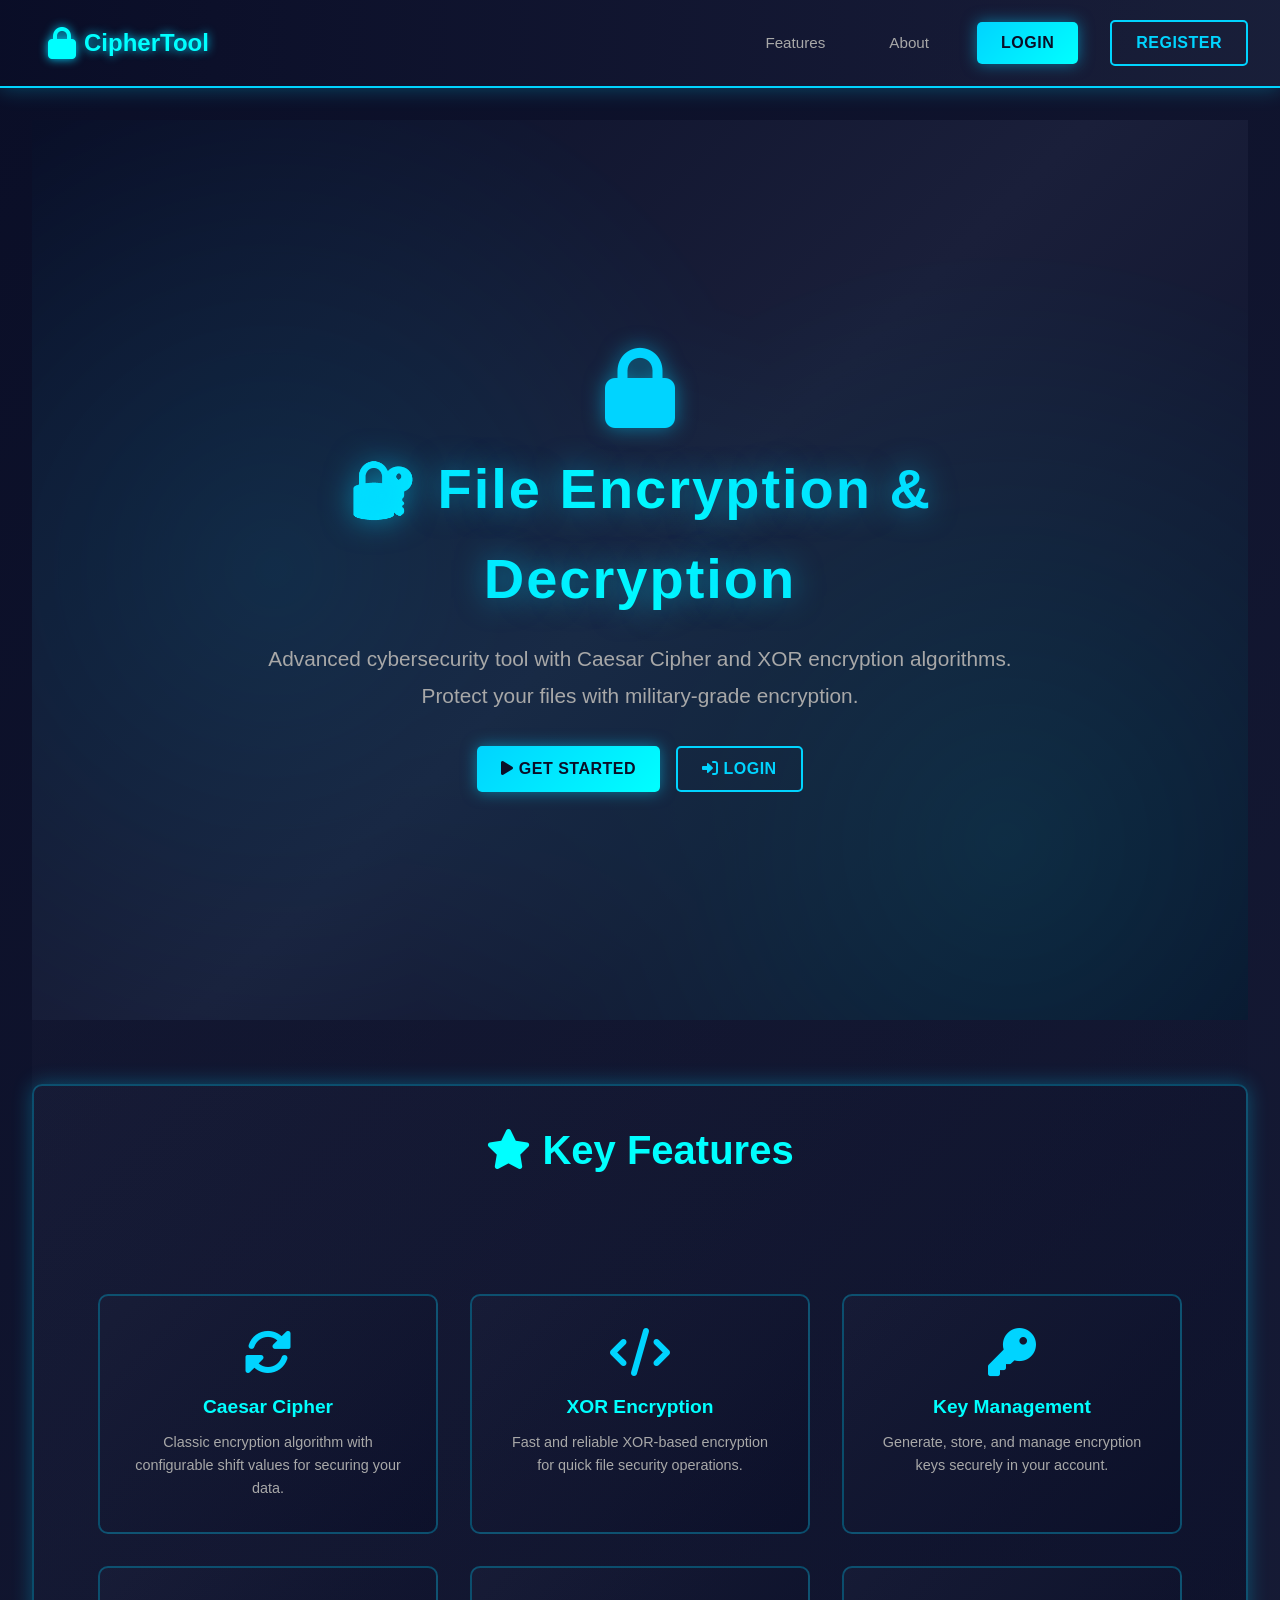
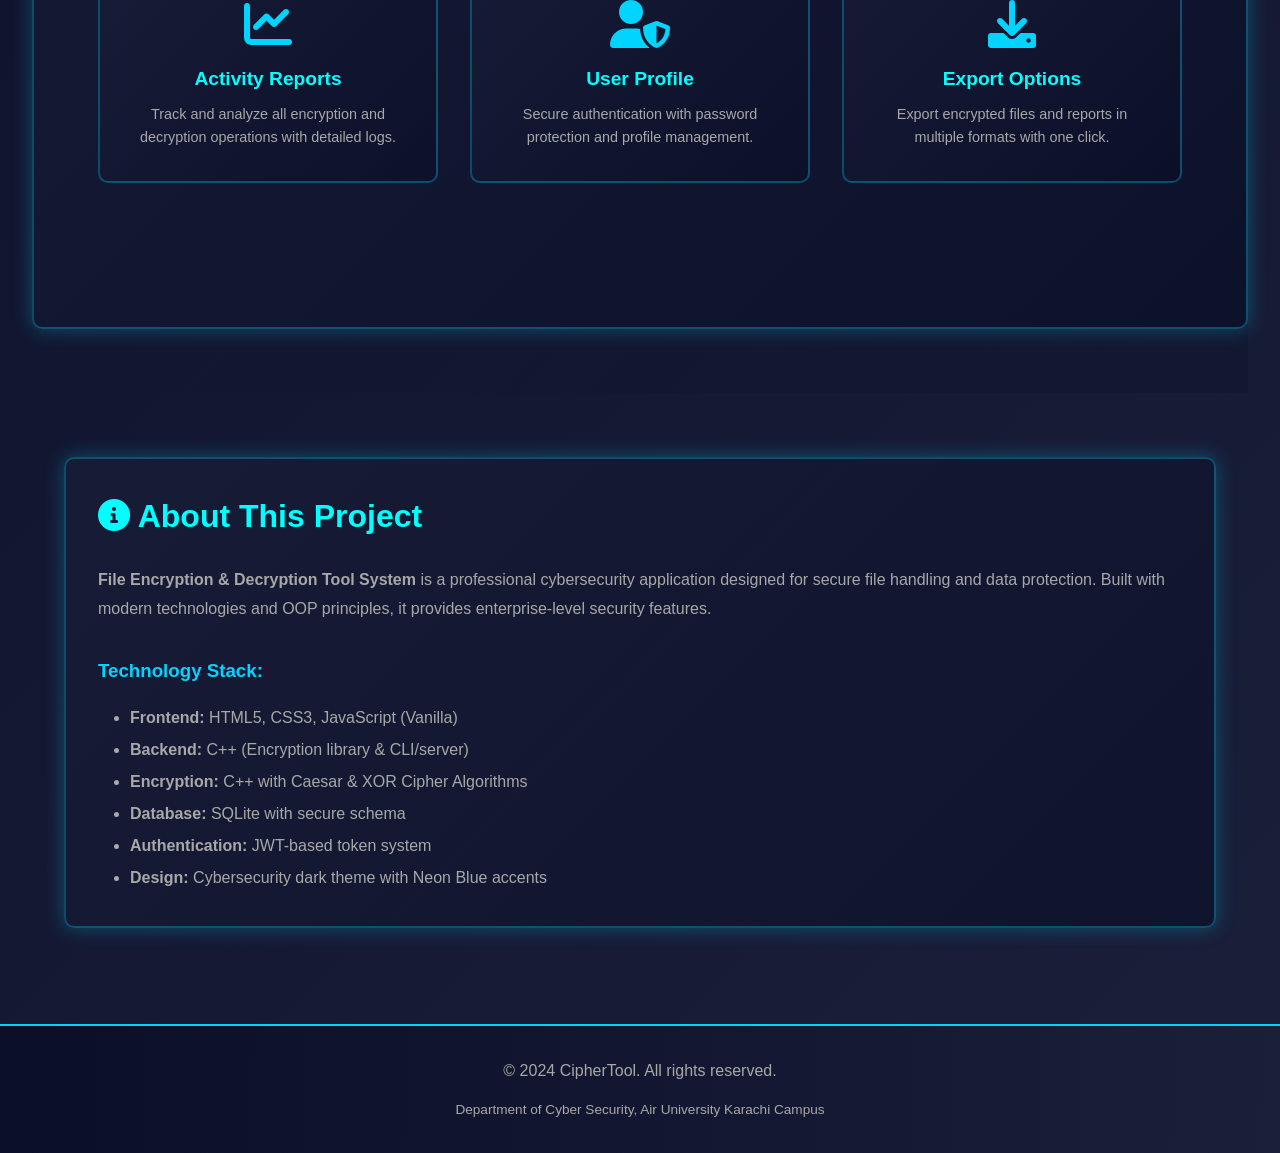
<file: frontend/index.html>
<!DOCTYPE html>
<html lang="en">
<head>
    <meta charset="UTF-8">
    <meta name="viewport" content="width=device-width, initial-scale=1.0">
    <title>CipherTool - Secure File Encryption & Decryption</title>
    <link rel="stylesheet" href="css/style.css">
    <link rel="stylesheet" href="https://cdnjs.cloudflare.com/ajax/libs/font-awesome/6.0.0/css/all.min.css">
    <style>
        .hero {
            min-height: 100vh;
            display: flex;
            align-items: center;
            justify-content: center;
            background: linear-gradient(135deg, #0a0e27 0%, #1a1f3a 50%, #0a0e27 100%);
            position: relative;
            overflow: hidden;
        }

        .hero-content {
            text-align: center;
            max-width: 800px;
            z-index: 1;
            animation: slideIn 1s ease-out;
        }

        .hero-title {
            font-size: 3.5rem;
            font-weight: 900;
            margin-bottom: 1rem;
            background: linear-gradient(90deg, #00d4ff, #00ffff, #00d4ff);
            -webkit-background-clip: text;
            -webkit-text-fill-color: transparent;
            text-shadow: 0 0 30px rgba(0, 212, 255, 0.5);
            letter-spacing: 2px;
        }

        .hero-subtitle {
            font-size: 1.3rem;
            color: #a8a8a8;
            margin-bottom: 2rem;
            line-height: 1.8;
        }

        .hero-buttons {
            display: flex;
            gap: 1rem;
            justify-content: center;
            flex-wrap: wrap;
        }

        .shield-icon {
            font-size: 5rem;
            margin-bottom: 1rem;
            color: #00d4ff;
            animation: float 3s ease-in-out infinite;
            text-shadow: 0 0 20px rgba(0, 212, 255, 0.5);
        }

        @keyframes float {
            0%, 100% { transform: translateY(0px); }
            50% { transform: translateY(-20px); }
        }

        .features {
            display: grid;
            grid-template-columns: repeat(auto-fit, minmax(250px, 1fr));
            gap: 2rem;
            margin: 4rem 0;
            padding: 3rem 2rem;
            max-width: 1200px;
            margin-left: auto;
            margin-right: auto;
        }

        .feature-card {
            background: linear-gradient(135deg, rgba(26, 31, 58, 0.6) 0%, rgba(10, 14, 39, 0.6) 100%);
            border: 2px solid rgba(0, 212, 255, 0.3);
            border-radius: 10px;
            padding: 2rem;
            text-align: center;
            transition: all 0.3s ease;
        }

        .feature-card:hover {
            transform: translateY(-10px);
            box-shadow: 0 0 30px rgba(0, 212, 255, 0.5);
            border-color: #00ffff;
        }

        .feature-icon {
            font-size: 3rem;
            color: #00d4ff;
            margin-bottom: 1rem;
        }

        .feature-title {
            color: #00ffff;
            font-size: 1.2rem;
            margin-bottom: 0.5rem;
        }

        .feature-desc {
            color: #a8a8a8;
            font-size: 0.9rem;
            line-height: 1.6;
        }

        footer {
            background: linear-gradient(90deg, rgba(10, 14, 39, 0.95) 0%, rgba(26, 31, 58, 0.95) 100%);
            border-top: 2px solid #00d4ff;
            padding: 2rem;
            text-align: center;
            color: #a8a8a8;
        }

        .animated-background {
            position: absolute;
            width: 100%;
            height: 100%;
            top: 0;
            left: 0;
            opacity: 0.1;
            background-image: 
                radial-gradient(circle at 20% 50%, #00d4ff 0%, transparent 50%),
                radial-gradient(circle at 80% 80%, #00ffff 0%, transparent 50%);
            animation: gradientShift 8s ease infinite;
        }

        @keyframes gradientShift {
            0%, 100% { transform: translate(0, 0); }
            50% { transform: translate(50px, 50px); }
        }
    </style>
</head>
<body>
    <header>
        <div class="header-content">
            <div class="logo" onclick="goHome()" title="Go to Dashboard" style="cursor:pointer;">
                <i class="fas fa-lock logo-icon"></i>
                <span>CipherTool</span>
            </div>
            <nav>
                <a href="#features">Features</a>
                <a href="#about">About</a>
                <button onclick="navigateTo('login')" class="btn btn-primary">Login</button>
                <button onclick="navigateTo('register')" class="btn btn-secondary">Register</button>
            </nav>
        </div>
    </header>

    <main>
        
        <section class="hero">
            <div class="animated-background"></div>
            <div class="hero-content">
                <i class="fas fa-lock hero-icon shield-icon"></i>
                <h1 class="hero-title">🔐 File Encryption & Decryption</h1>
                <p class="hero-subtitle">
                    Advanced cybersecurity tool with Caesar Cipher and XOR encryption algorithms.
                    Protect your files with military-grade encryption.
                </p>
                <div class="hero-buttons">
                    <button onclick="navigateTo('register')" class="btn btn-primary">
                        <i class="fas fa-play"></i> Get Started
                    </button>
                    <button onclick="navigateTo('login')" class="btn btn-secondary">
                        <i class="fas fa-sign-in-alt"></i> Login
                    </button>
                </div>
            </div>
        </section>

        
        <section id="features" style="background: linear-gradient(135deg, rgba(26, 31, 58, 0.3) 0%, rgba(10, 14, 39, 0.3) 100%); padding: 4rem 0;">
            <div class="container">
                <h2 style="text-align: center; color: #00ffff; font-size: 2.5rem; margin-bottom: 3rem;">
                    <i class="fas fa-star"></i> Key Features
                </h2>
                <div class="features">
                    <div class="feature-card">
                        <i class="fas fa-sync-alt feature-icon"></i>
                        <h3 class="feature-title">Caesar Cipher</h3>
                        <p class="feature-desc">Classic encryption algorithm with configurable shift values for securing your data.</p>
                    </div>
                    <div class="feature-card">
                        <i class="fas fa-code feature-icon"></i>
                        <h3 class="feature-title">XOR Encryption</h3>
                        <p class="feature-desc">Fast and reliable XOR-based encryption for quick file security operations.</p>
                    </div>
                    <div class="feature-card">
                        <i class="fas fa-key feature-icon"></i>
                        <h3 class="feature-title">Key Management</h3>
                        <p class="feature-desc">Generate, store, and manage encryption keys securely in your account.</p>
                    </div>
                    <div class="feature-card">
                        <i class="fas fa-chart-line feature-icon"></i>
                        <h3 class="feature-title">Activity Reports</h3>
                        <p class="feature-desc">Track and analyze all encryption and decryption operations with detailed logs.</p>
                    </div>
                    <div class="feature-card">
                        <i class="fas fa-user-shield feature-icon"></i>
                        <h3 class="feature-title">User Profile</h3>
                        <p class="feature-desc">Secure authentication with password protection and profile management.</p>
                    </div>
                    <div class="feature-card">
                        <i class="fas fa-download feature-icon"></i>
                        <h3 class="feature-title">Export Options</h3>
                        <p class="feature-desc">Export encrypted files and reports in multiple formats with one click.</p>
                    </div>
                </div>
            </div>
        </section>

        
        <section id="about" style="padding: 4rem 2rem;">
            <div class="container">
                <h2 style="color: #00ffff; font-size: 2rem; margin-bottom: 1.5rem;">
                    <i class="fas fa-info-circle"></i> About This Project
                </h2>
                <p style="color: #a8a8a8; line-height: 1.8; margin-bottom: 1rem;">
                    <strong>File Encryption & Decryption Tool System</strong> is a professional cybersecurity application
                    designed for secure file handling and data protection. Built with modern technologies and OOP principles,
                    it provides enterprise-level security features.
                </p>
                <h3 style="color: #00d4ff; margin-top: 2rem; margin-bottom: 1rem;">Technology Stack:</h3>
                <ul style="color: #a8a8a8; margin-left: 2rem; line-height: 2;">
                    <li><strong>Frontend:</strong> HTML5, CSS3, JavaScript (Vanilla)</li>
                    <li><strong>Backend:</strong> C++ (Encryption library & CLI/server)</li>
                    <li><strong>Encryption:</strong> C++ with Caesar & XOR Cipher Algorithms</li>
                    <li><strong>Database:</strong> SQLite with secure schema</li>
                    <li><strong>Authentication:</strong> JWT-based token system</li>
                    <li><strong>Design:</strong> Cybersecurity dark theme with Neon Blue accents</li>
                </ul>
            </div>
        </section>
    </main>

    
    <footer>
        <p>&copy; 2024 CipherTool. All rights reserved.</p>
        <p style="margin-top: 1rem; font-size: 0.85rem;">
            Department of Cyber Security, Air University Karachi Campus
        </p>
    </footer>

    <div id="alertContainer"></div>
    <script src="js/app.js"></script>
</body>
</html>
</file>
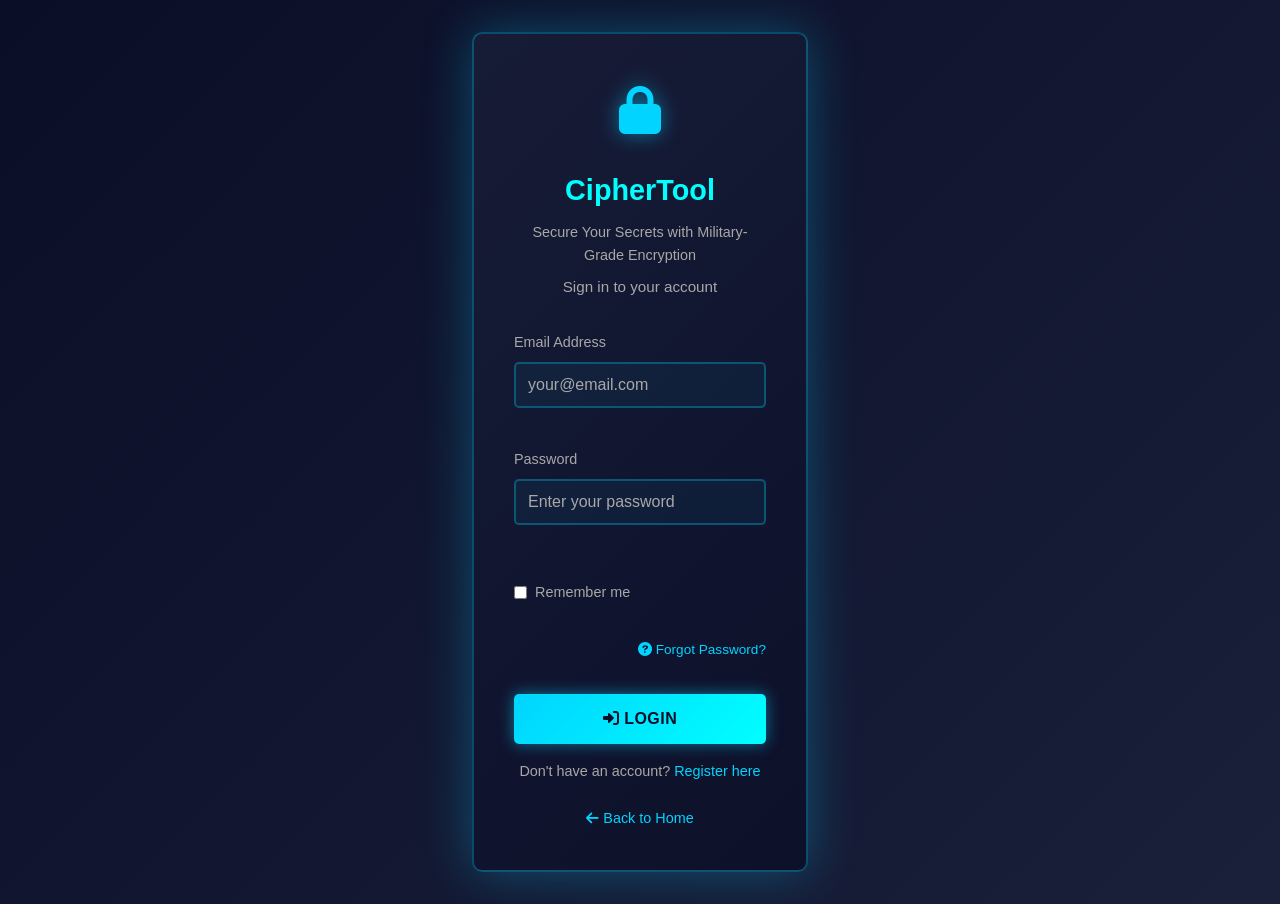
<file: frontend/dashboard.html>
<!DOCTYPE html>
<html lang="en">
<head>
    <meta charset="UTF-8">
    <meta name="viewport" content="width=device-width, initial-scale=1.0">
    <title>Dashboard - CipherTool</title>
    <link rel="stylesheet" href="css/style.css">
    <link rel="stylesheet" href="https://cdnjs.cloudflare.com/ajax/libs/font-awesome/6.0.0/css/all.min.css">
    <style>
        .dashboard-wrapper {
            display: flex;
            min-height: calc(100vh - 60px);
        }

        .sidebar {
            position: relative;
            top: 0;
            width: 250px;
            height: auto;
            min-height: 100vh;
        }

        main {
            flex: 1;
            padding: 2rem;
        }

        .dashboard-header {
            display: flex;
            justify-content: space-between;
            align-items: center;
            margin-bottom: 2rem;
        }

        .dashboard-title {
            color: #00ffff;
            font-size: 2rem;
            font-weight: 700;
        }

        .user-info {
            background: rgba(0, 212, 255, 0.1);
            border: 1px solid rgba(0, 212, 255, 0.3);
            border-radius: 5px;
            padding: 0.75rem 1rem;
            color: #a8a8a8;
            font-size: 0.9rem;
        }

        .stats-grid {
            display: grid;
            grid-template-columns: repeat(auto-fit, minmax(200px, 1fr));
            gap: 1.5rem;
            margin-bottom: 2rem;
            animation: fadeInUp 0.8s ease-out;
        }

        @keyframes fadeInUp {
            from { opacity: 0; transform: translateY(30px); }
            to { opacity: 1; transform: translateY(0); }
        }

        .stat-card {
            background: linear-gradient(135deg, rgba(0, 212, 255, 0.1) 0%, rgba(0, 255, 255, 0.05) 100%);
            border: 2px solid rgba(0, 212, 255, 0.3);
            border-radius: 8px;
            padding: 1.5rem;
            text-align: center;
            transition: all 0.4s cubic-bezier(0.4, 0, 0.2, 1);
        }

        .stat-card:hover {
            transform: translateY(-8px);
            box-shadow: 0 0 30px rgba(0, 212, 255, 0.5);
            border-color: #00ffff;
            background: linear-gradient(135deg, rgba(0, 212, 255, 0.2) 0%, rgba(0, 255, 255, 0.1) 100%);
        }

        .stat-icon {
            font-size: 2.5rem;
            color: #00d4ff;
            margin-bottom: 0.5rem;
        }

        .stat-label {
            color: #a8a8a8;
            font-size: 0.85rem;
            margin-bottom: 0.5rem;
        }

        .stat-value {
            color: #00ffff;
            font-size: 2rem;
            font-weight: bold;
        }

        .action-buttons {
            display: flex;
            gap: 1rem;
            margin-bottom: 2rem;
            flex-wrap: wrap;
        }

        .action-buttons .btn {
            flex: 1;
            min-width: 150px;
        }

        .timeline {
            background: linear-gradient(135deg, rgba(26, 31, 58, 0.6) 0%, rgba(10, 14, 39, 0.6) 100%);
            border: 2px solid rgba(0, 212, 255, 0.3);
            border-radius: 8px;
            padding: 2rem;
            margin-bottom: 2rem;
        }

        .timeline-title {
            color: #00ffff;
            font-size: 1.3rem;
            margin-bottom: 1.5rem;
            font-weight: 600;
        }

        .timeline-item {
            display: flex;
            gap: 1rem;
            margin-bottom: 1.5rem;
            padding-bottom: 1.5rem;
            border-bottom: 1px solid rgba(0, 212, 255, 0.2);
        }

        .timeline-item:last-child {
            border-bottom: none;
            margin-bottom: 0;
            padding-bottom: 0;
        }

        .timeline-dot {
            width: 12px;
            height: 12px;
            border-radius: 50%;
            background: #00d4ff;
            margin-top: 0.5rem;
            flex-shrink: 0;
            box-shadow: 0 0 10px rgba(0, 212, 255, 0.6);
        }

        .timeline-content {
            flex: 1;
        }

        .timeline-time {
            color: #00d4ff;
            font-size: 0.85rem;
            font-weight: 600;
        }

        .timeline-text {
            color: #a8a8a8;
            font-size: 0.95rem;
            margin-top: 0.3rem;
        }

        .hamburger {
            display: none;
            background: none;
            border: none;
            color: #00d4ff;
            font-size: 1.5rem;
            cursor: pointer;
        }

        @media (max-width: 768px) {
            .dashboard-wrapper {
                flex-direction: column;
            }

            .sidebar {
                width: 100%;
                border: none;
                border-bottom: 2px solid var(--accent-blue);
            }

            .hamburger {
                display: block;
            }

            main {
                padding: 1rem;
            }

            .stats-grid {
                grid-template-columns: 1fr 1fr;
            }

            .action-buttons {
                flex-direction: column;
            }

            .action-buttons .btn {
                width: 100%;
            }
        }
    </style>
</head>
<body>
    <header>
        <div class="header-content">
            <div class="logo" onclick="goHome()" title="Go to Dashboard" style="cursor: pointer;">
                <i class="fas fa-lock logo-icon"></i>
                <span>CipherTool</span>
            </div>
            <nav>
                <span id="userDisplay" style="color: #00d4ff;"></span>
                <button onclick="logout()" class="btn btn-secondary" style="font-size: 0.9rem; padding: 0.4rem 0.8rem;">
                    <i class="fas fa-sign-out-alt"></i> Logout
                </button>
            </nav>
        </div>
    </header>

    <div class="dashboard-wrapper">
        
        <aside class="sidebar">
            <ul class="sidebar-nav">
                <li><a href="dashboard.html" class="active"><i class="fas fa-chart-line"></i> Dashboard</a></li>
                <li><a href="encrypt.html"><i class="fas fa-lock"></i> Encrypt File</a></li>
                <li><a href="decrypt.html"><i class="fas fa-unlock"></i> Decrypt File</a></li>
                <li><a href="keys.html"><i class="fas fa-key"></i> Key Management</a></li>
                <li><a href="reports.html"><i class="fas fa-file-alt"></i> Reports</a></li>
                <li><a href="profile.html"><i class="fas fa-user"></i> Profile</a></li>
            </ul>
        </aside>

        <main>
            <div class="dashboard-header">
                <h1 class="dashboard-title"><i class="fas fa-home"></i> Dashboard</h1>
                <div class="user-info">
                    <i class="fas fa-clock"></i> <span id="currentTime"></span>
                </div>
            </div>

            
            <div class="stats-grid">
                <div class="stat-card">
                    <i class="fas fa-file stat-icon"></i>
                    <div class="stat-label">Total Files</div>
                    <div class="stat-value" id="totalFiles">0</div>
                </div>

                <div class="stat-card">
                    <i class="fas fa-lock stat-icon"></i>
                    <div class="stat-label">Encrypted Files</div>
                    <div class="stat-value" id="encryptedFiles">0</div>
                </div>

                <div class="stat-card">
                    <i class="fas fa-unlock stat-icon"></i>
                    <div class="stat-label">Decrypted Files</div>
                    <div class="stat-value" id="decryptedFiles">0</div>
                </div>

                <div class="stat-card">
                    <i class="fas fa-key stat-icon"></i>
                    <div class="stat-label">Active Keys</div>
                    <div class="stat-value" id="activeKeys">0</div>
                </div>
            </div>

            
            <div class="action-buttons">
                <button onclick="navigateTo('encrypt')" class="btn btn-primary">
                    <i class="fas fa-lock"></i> Encrypt File
                </button>
                <button onclick="navigateTo('decrypt')" class="btn btn-primary">
                    <i class="fas fa-unlock"></i> Decrypt File
                </button>
                <button onclick="navigateTo('keys')" class="btn btn-secondary">
                    <i class="fas fa-key"></i> Manage Keys
                </button>
                <button onclick="navigateTo('reports')" class="btn btn-secondary">
                    <i class="fas fa-chart-bar"></i> View Reports
                </button>
            </div>

            
            <div class="timeline">
                <h3 class="timeline-title"><i class="fas fa-history"></i> Recent Activity</h3>
                <div id="activityTimeline">
                    <div class="timeline-item">
                        <div class="timeline-dot"></div>
                        <div class="timeline-content">
                            <div class="timeline-time">Just now</div>
                            <div class="timeline-text">Welcome to your dashboard</div>
                        </div>
                    </div>
                </div>
            </div>

            
            <div class="container">
                <h3 style="color: #00ffff; margin-bottom: 1rem;">
                    <i class="fas fa-info-circle"></i> Quick Tips
                </h3>
                <ul style="color: #a8a8a8; line-height: 2;">
                    <li><strong>Generate Keys:</strong> Create encryption keys for Caesar Cipher and XOR algorithms</li>
                    <li><strong>Encrypt Files:</strong> Upload and encrypt your files using your preferred algorithm</li>
                    <li><strong>Decrypt Files:</strong> Decrypt previously encrypted files with the correct key</li>
                    <li><strong>View Reports:</strong> Check encryption history and export reports for analysis</li>
                    <li><strong>Manage Profile:</strong> Update your password and security settings</li>
                </ul>
            </div>
        </main>
    </div>

    <div id="alertContainer"></div>
    <script src="js/app.js"></script>
    <script>
        if (!isAuthenticated()) {
            window.location.href = 'login.html';
        }

        function updateTime() {
            const now = new Date();
            document.getElementById('currentTime').textContent = now.toLocaleTimeString();
        }
        setInterval(updateTime, 1000);
        updateTime();

        async function loadDashboard() {
            try {
                const stats = getDashboardStats();
                document.getElementById('activeKeys').textContent = stats.activeKeys || 0;
                document.getElementById('totalFiles').textContent = stats.totalFiles || 0;
                document.getElementById('encryptedFiles').textContent = stats.encryptedFiles || 0;
                document.getElementById('decryptedFiles').textContent = stats.decryptedFiles || 0;
            } catch (error) {
                console.error('Dashboard load error:', error);
            }
        }

        loadDashboard();
        setInterval(loadDashboard, 5000);
    </script>
</body>
</html>
</file>
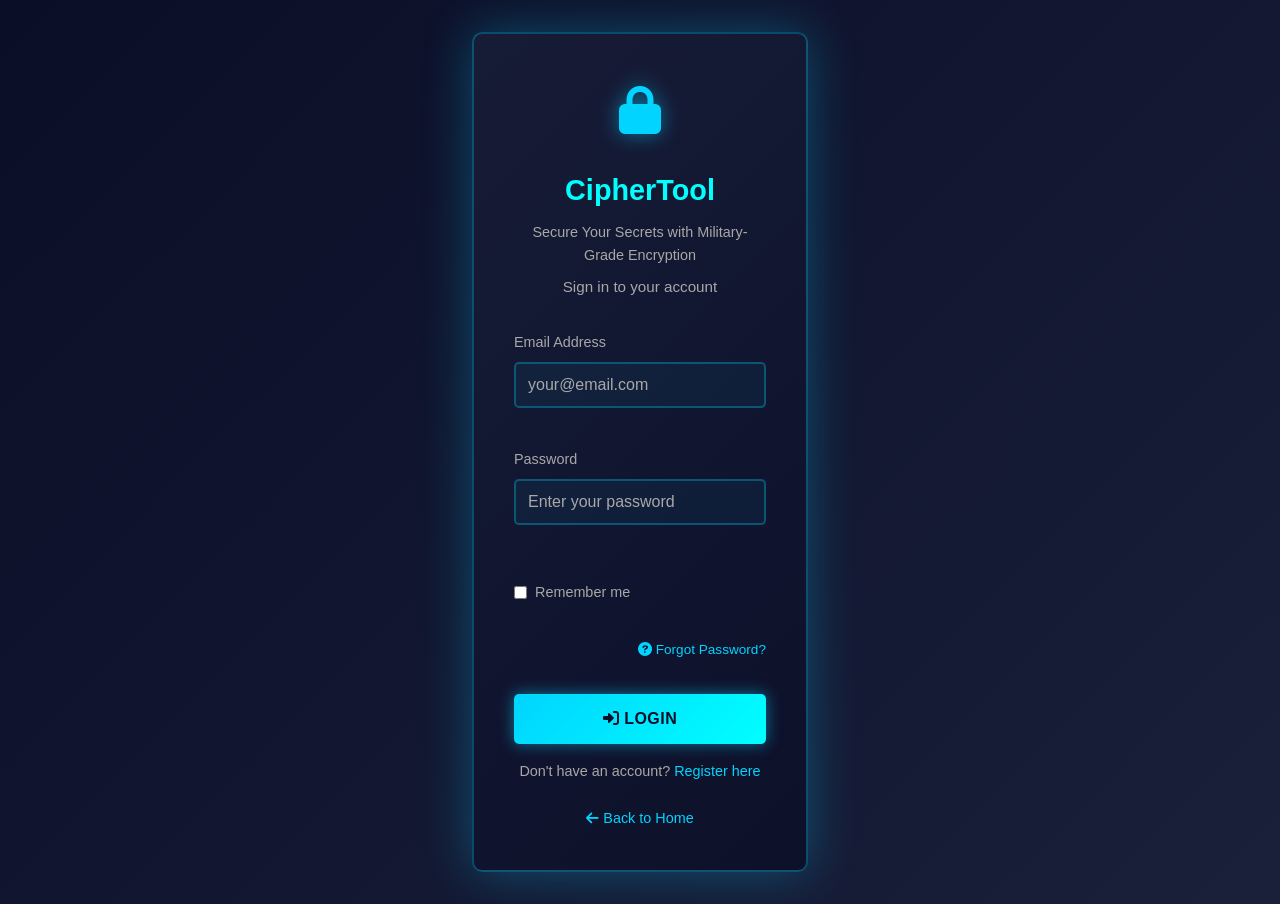
<file: frontend/decrypt.html>
<!DOCTYPE html>
<html lang="en">
<head>
    <meta charset="UTF-8">
    <meta name="viewport" content="width=device-width, initial-scale=1.0">
    <title>Decrypt - CipherTool</title>
    <link rel="stylesheet" href="css/style.css">
    <link rel="stylesheet" href="https://cdnjs.cloudflare.com/ajax/libs/font-awesome/6.0.0/css/all.min.css">
</head>
<body>
    <header>
        <div class="header-content">
            <div class="logo" onclick="goHome()" title="Go to Dashboard">
                <i class="fas fa-lock logo-icon"></i>
                <span>CipherTool</span>
            </div>
            <nav>
                <button onclick="navigateTo('dashboard')" class="btn btn-secondary">Dashboard</button>
                <button onclick="logout()" class="btn btn-secondary">Logout</button>
            </nav>
        </div>
    </header>

    <main>
        <div class="container">
            <h1 style="color: #00ffff; margin-bottom: 2rem; font-size: 2rem;">
                <i class="fas fa-unlock"></i> Decrypt Files
            </h1>

            <div class="card">
                <h2 style="color: #00ffff; margin-bottom: 1.5rem; font-size: 1.3rem;">
                    <i class="fas fa-file-upload"></i> Upload Encrypted File
                </h2>

                <form id="decryptForm" style="display: flex; flex-direction: column; gap: 1.5rem;">
                    <div class="form-group">
                        <label for="encryptedFile">Encrypted File</label>
                        <input type="file" id="encryptedFile" required>
                        <small style="color: #a8a8a8; margin-top: 0.5rem; display: block;">
                            Select the encrypted file you want to decrypt
                        </small>
                    </div>

                    <div class="form-group">
                        <label for="algorithm">Encryption Algorithm</label>
                        <select id="algorithm" required>
                            <option value="">-- Select Algorithm --</option>
                            <option value="caesar">Caesar Cipher</option>
                            <option value="xor">XOR Cipher</option>
                        </select>
                    </div>

                    <div class="form-group">
                        <label for="decryptionKey">Decryption Key</label>
                        <input type="text" id="decryptionKey" placeholder="Enter your decryption key" required>
                        <small style="color: #a8a8a8; margin-top: 0.5rem; display: block;">
                            Use the same key that was used for encryption
                        </small>
                    </div>

                    <button type="submit" class="btn btn-primary">
                        <i class="fas fa-unlock"></i> Decrypt File
                    </button>
                </form>
            </div>

            <div class="card" style="margin-top: 2rem;">
                <h2 style="color: #00ffff; margin-bottom: 1.5rem; font-size: 1.3rem;">
                    <i class="fas fa-file-download"></i> Decrypted Output
                </h2>

                <div id="decryptedOutput" style="background: rgba(0, 212, 255, 0.05); border: 1px solid rgba(0, 212, 255, 0.3); border-radius: 5px; padding: 1rem; font-family: 'Courier New', monospace; word-break: break-all; max-height: 300px; overflow-y: auto; color: #00d4ff; font-size: 0.9rem;">
                    Decrypted content will appear here...
                </div>

                <div style="display: flex; gap: 1rem; margin-top: 1.5rem;">
                    <button onclick="copyDecrypted()" class="btn btn-secondary" style="flex: 1;">
                        <i class="fas fa-copy"></i> Copy
                    </button>
                    <button onclick="downloadDecrypted()" class="btn btn-primary" style="flex: 1;">
                        <i class="fas fa-download"></i> Download
                    </button>
                </div>
            </div>
        </div>
    </main>

    <div id="alertContainer"></div>
    <script src="js/app.js"></script>
    <script>
        if (!isAuthenticated()) window.location.href = 'login.html';

        let decryptedDataBytes = null;
        let sourceEncryptedFileName = '';

        document.getElementById('decryptForm').addEventListener('submit', async (e) => {
            e.preventDefault();
            
            const file = document.getElementById('encryptedFile').files[0];
            const algorithm = document.getElementById('algorithm').value;
            const key = document.getElementById('decryptionKey').value;

            if (!file || !algorithm || !key) {
                showAlert('Please fill all fields', 'error');
                return;
            }

            try {
                const reader = new FileReader();
                reader.onload = async (event) => {
                    const encryptedContent = event.target.result;
                    sourceEncryptedFileName = file.name;
                    let outputBytes = null;

                    if (algorithm === 'xor') {
                        const uint8Array = new Uint8Array(encryptedContent);
                        outputBytes = decryptBytes(uint8Array, algorithm, key);
                    } else {
                        const encryptedText = new TextDecoder().decode(encryptedContent);
                        outputBytes = decryptBytes(encryptedText, algorithm, key);
                    }

                    if (outputBytes) {
                        decryptedDataBytes = outputBytes;
                        const decoded = new TextDecoder('utf-8', { fatal: false }).decode(outputBytes);
                        const invalidChars = [...decoded].filter(ch => ch === '\uFFFD' || (ch.charCodeAt(0) < 32 && !['\n','\r','\t'].includes(ch))).length;
                        if (outputBytes.length === 0) {
                            document.getElementById('decryptedOutput').textContent = 'Decryption produced no data.';
                        } else if (invalidChars / Math.max(1, decoded.length) > 0.2) {
                            document.getElementById('decryptedOutput').textContent = 'Binary file decrypted. Download it to open the result.';
                        } else {
                            document.getElementById('decryptedOutput').textContent = decoded.substring(0, 500) + (decoded.length > 500 ? '...' : '');
                        }
                        
                        trackDecryptedFile(file.name);
                    }
                };
                reader.readAsArrayBuffer(file);
            } catch (error) {
                showAlert('Decryption error: ' + error.message, 'error');
            }
        });

        function copyDecrypted() {
            if (decryptedDataBytes) {
                const decoded = new TextDecoder('utf-8', { fatal: false }).decode(decryptedDataBytes);
                copyToClipboard(decoded);
            }
        }

        function downloadDecrypted() {
            if (!decryptedDataBytes) {
                showAlert('No decrypted data to download', 'error');
                return;
            }
            const blob = new Blob([decryptedDataBytes], { type: 'application/octet-stream' });
            const url = window.URL.createObjectURL(blob);
            const a = document.createElement('a');
            a.href = url;
            const filename = sourceEncryptedFileName.endsWith('.encrypted')
                ? sourceEncryptedFileName.slice(0, -'.encrypted'.length)
                : sourceEncryptedFileName + '.decrypted';
            a.download = filename;
            a.click();
            window.URL.revokeObjectURL(url);
            showAlert('File downloaded successfully', 'success');
        }
    </script>
</body>
</html>
</file>
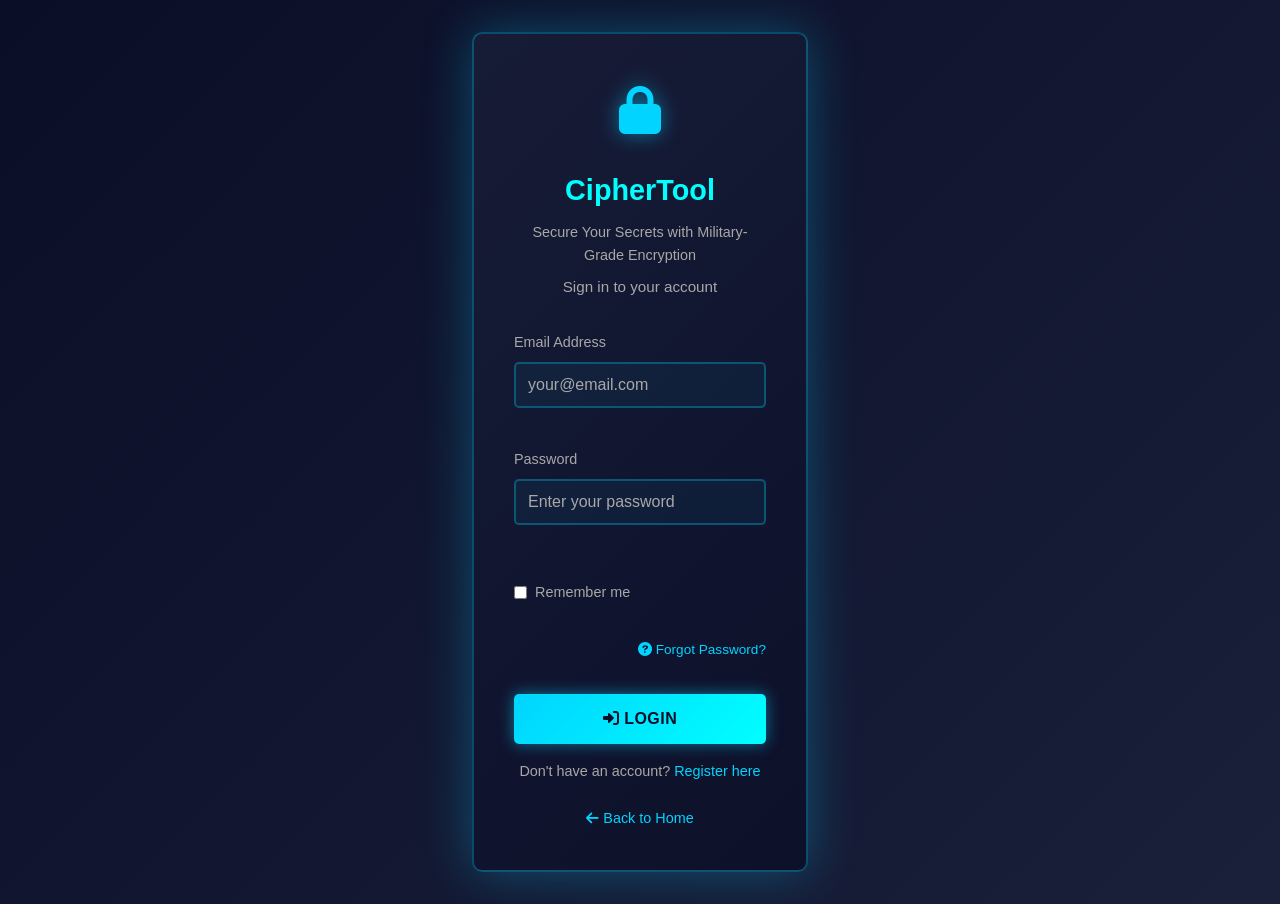
<file: frontend/encrypt.html>
<!DOCTYPE html>
<html lang="en">
<head>
    <meta charset="UTF-8">
    <meta name="viewport" content="width=device-width, initial-scale=1.0">
    <title>Encrypt - CipherTool</title>
    <link rel="stylesheet" href="css/style.css">
    <link rel="stylesheet" href="https://cdnjs.cloudflare.com/ajax/libs/font-awesome/6.0.0/css/all.min.css">
    <style>
        .encryption-container {
            display: grid;
            grid-template-columns: 1fr 1fr;
            gap: 2rem;
            margin-bottom: 2rem;
        }

        .encryption-section {
            background: linear-gradient(135deg, rgba(26, 31, 58, 0.6) 0%, rgba(10, 14, 39, 0.6) 100%);
            border: 2px solid rgba(0, 212, 255, 0.3);
            border-radius: 8px;
            padding: 2rem;
        }

        .section-title {
            color: #00ffff;
            font-size: 1.3rem;
            margin-bottom: 1.5rem;
            font-weight: 600;
        }

        .drag-drop-area {
            border: 3px dashed rgba(0, 212, 255, 0.5);
            border-radius: 8px;
            padding: 2rem;
            text-align: center;
            cursor: pointer;
            transition: all 0.3s ease;
            background: rgba(0, 212, 255, 0.02);
        }

        .drag-drop-area:hover,
        .drag-drop-area.dragover {
            border-color: #00ffff;
            background: rgba(0, 212, 255, 0.1);
            box-shadow: 0 0 20px rgba(0, 212, 255, 0.3);
        }

        .drag-drop-icon {
            font-size: 3rem;
            color: #00d4ff;
            margin-bottom: 1rem;
        }

        .drag-drop-text {
            color: #a8a8a8;
            line-height: 1.6;
        }

        .drag-drop-text strong {
            color: #00ffff;
        }

        .file-input {
            display: none;
        }

        .file-preview {
            background: rgba(0, 212, 255, 0.1);
            border: 1px solid rgba(0, 212, 255, 0.3);
            border-radius: 5px;
            padding: 1rem;
            margin-bottom: 1rem;
            display: none;
        }

        .file-preview.active {
            display: block;
            animation: slideIn 0.3s ease-out;
        }

        .file-info {
            display: flex;
            justify-content: space-between;
            align-items: center;
            margin-bottom: 0.5rem;
        }

        .file-name {
            color: #00ffff;
            font-weight: 600;
        }

        .file-size {
            color: #a8a8a8;
            font-size: 0.9rem;
        }

        .progress-section {
            display: none;
        }

        .progress-section.active {
            display: block;
        }

        .form-group {
            margin-bottom: 1.5rem;
        }

        .algorithm-selector {
            display: flex;
            gap: 1rem;
            margin-bottom: 1rem;
        }

        .algorithm-option {
            flex: 1;
            padding: 1rem;
            border: 2px solid rgba(0, 212, 255, 0.3);
            border-radius: 5px;
            background: rgba(0, 212, 255, 0.05);
            cursor: pointer;
            transition: all 0.3s ease;
            text-align: center;
            color: #a8a8a8;
        }

        .algorithm-option:hover {
            border-color: #00ffff;
            background: rgba(0, 212, 255, 0.1);
        }

        .algorithm-option.active {
            border-color: #00ffff;
            background: linear-gradient(135deg, rgba(0, 212, 255, 0.2) 0%, rgba(0, 255, 255, 0.1) 100%);
            color: #00ffff;
            font-weight: 600;
        }

        .success-message {
            background: rgba(0, 255, 0, 0.1);
            border: 2px solid var(--success);
            border-radius: 5px;
            padding: 1.5rem;
            display: none;
            margin-bottom: 1rem;
        }

        .success-message.active {
            display: block;
            animation: slideIn 0.3s ease-out;
        }

        .output-area {
            background: rgba(0, 212, 255, 0.05);
            border: 1px solid rgba(0, 212, 255, 0.3);
            border-radius: 5px;
            padding: 1rem;
            font-family: 'Courier New', monospace;
            word-break: break-all;
            max-height: 200px;
            overflow-y: auto;
            color: #00d4ff;
            font-size: 0.9rem;
        }

        @media (max-width: 768px) {
            .encryption-container {
                grid-template-columns: 1fr;
            }
        }
    </style>
</head>
<body>
    <header>
        <div class="header-content">
            <div class="logo" onclick="goHome()" title="Go to Dashboard">
                <i class="fas fa-lock logo-icon"></i>
                <span>CipherTool</span>
            </div>
            <nav>
                <button onclick="navigateTo('dashboard')" class="btn btn-secondary">Dashboard</button>
                <button onclick="logout()" class="btn btn-secondary">Logout</button>
            </nav>
        </div>
    </header>

    <main>
        <div class="container">
            <h1 style="color: #00ffff; margin-bottom: 2rem; font-size: 2rem;">
                <i class="fas fa-lock"></i> Encrypt Files
            </h1>

            <div class="encryption-container">
                
                <div class="encryption-section">
                    <h2 class="section-title"><i class="fas fa-file-upload"></i> Upload File</h2>

                    <div class="drag-drop-area" id="dragDropArea">
                        <i class="fas fa-cloud-upload-alt drag-drop-icon"></i>
                        <div class="drag-drop-text">
                            Drag and drop your file here<br>
                            <strong>or click to browse</strong>
                        </div>
                    </div>

                    <input type="file" id="fileInput" class="file-input">

                    <div class="file-preview" id="filePreview">
                        <div class="file-info">
                            <span class="file-name" id="fileName"></span>
                            <span class="file-size" id="fileSize"></span>
                        </div>
                        <button type="button" onclick="clearFile()" class="btn btn-secondary" style="width: 100%;">
                            <i class="fas fa-times"></i> Clear
                        </button>
                    </div>

                    <h2 class="section-title" style="margin-top: 2rem;"><i class="fas fa-cog"></i> Encryption Settings</h2>

                    <div class="form-group">
                        <label>Select Algorithm</label>
                        <div class="algorithm-selector">
                            <div class="algorithm-option active" data-algo="caesar">
                                <i class="fas fa-sync-alt"></i><br>
                                Caesar Cipher
                            </div>
                            <div class="algorithm-option" data-algo="xor">
                                <i class="fas fa-code"></i><br>
                                XOR Cipher
                            </div>
                        </div>
                    </div>

                    <div class="form-group">
                        <label for="encryptionKey">Encryption Key</label>
                        <input type="text" id="encryptionKey" placeholder="Enter or paste your encryption key">
                    </div>

                    <button onclick="encryptFile()" class="btn btn-primary" style="width: 100%; margin-top: 1rem;">
                        <i class="fas fa-lock"></i> Encrypt File
                    </button>
                </div>

                
                <div class="encryption-section">
                    <h2 class="section-title"><i class="fas fa-file-download"></i> Encrypted Output</h2>

                    <div id="progressSection" class="progress-section">
                        <label>Encryption Progress</label>
                        <div class="progress-bar">
                            <div class="progress-bar-fill" id="progressFill"></div>
                        </div>
                        <p id="progressText" style="color: #a8a8a8; font-size: 0.9rem;">Initializing...</p>
                    </div>

                    <div id="successMessage" class="success-message">
                        <h3 style="color: var(--success); margin-bottom: 1rem;">
                            <i class="fas fa-check-circle"></i> Encryption Successful!
                        </h3>
                        <p style="color: #a8a8a8; margin-bottom: 1rem;">Your file has been encrypted successfully.</p>
                    </div>

                    <div style="margin-bottom: 1rem;">
                        <label>Encrypted Content</label>
                        <div class="output-area" id="encryptedOutput">
                            Encrypted content will appear here...
                        </div>
                    </div>

                    <div class="form-group">
                        <button onclick="copyEncrypted()" class="btn btn-secondary" style="width: 100%;">
                            <i class="fas fa-copy"></i> Copy Encrypted Text
                        </button>
                    </div>

                    <div class="form-group">
                        <button onclick="downloadEncrypted()" class="btn btn-primary" style="width: 100%;">
                            <i class="fas fa-download"></i> Download Encrypted File
                        </button>
                    </div>
                </div>
            </div>
        </div>
    </main>

    <div id="alertContainer"></div>
    <script src="js/app.js"></script>
    <script>
        if (!isAuthenticated()) window.location.href = 'login.html';

        let selectedFile = null;
        let selectedAlgorithm = 'caesar';
        let encryptedData = '';
        let encryptedRawBytes = null;

        const dragDropArea = document.getElementById('dragDropArea');
        dragDropArea.addEventListener('click', () => document.getElementById('fileInput').click());

        dragDropArea.addEventListener('dragover', (e) => {
            e.preventDefault();
            dragDropArea.classList.add('dragover');
        });

        dragDropArea.addEventListener('dragleave', () => {
            dragDropArea.classList.remove('dragover');
        });

        dragDropArea.addEventListener('drop', (e) => {
            e.preventDefault();
            dragDropArea.classList.remove('dragover');
            const files = e.dataTransfer.files;
            if (files.length > 0) selectFile(files[0]);
        });

        document.getElementById('fileInput').addEventListener('change', (e) => {
            if (e.target.files.length > 0) selectFile(e.target.files[0]);
        });

        document.querySelectorAll('.algorithm-option').forEach(option => {
            option.addEventListener('click', function() {
                document.querySelectorAll('.algorithm-option').forEach(o => o.classList.remove('active'));
                this.classList.add('active');
                selectedAlgorithm = this.dataset.algo;
            });
        });

        function selectFile(file) {
            selectedFile = file;
            document.getElementById('fileName').textContent = file.name;
            document.getElementById('fileSize').textContent = (file.size / 1024).toFixed(2) + ' KB';
            document.getElementById('filePreview').classList.add('active');
        }

        function clearFile() {
            selectedFile = null;
            document.getElementById('filePreview').classList.remove('active');
            document.getElementById('fileInput').value = '';
        }

        async function encryptFile() {
            if (!selectedFile) {
                showAlert('Please select a file', 'error');
                return;
            }

            const key = document.getElementById('encryptionKey').value;
            if (!key) {
                showAlert('Please enter an encryption key', 'error');
                return;
            }

            document.getElementById('progressSection').classList.add('active');
            document.getElementById('successMessage').classList.remove('active');

            try {
                const reader = new FileReader();
                reader.onload = async (e) => {
                    const content = e.target.result;
                    document.getElementById('progressFill').style.width = '30%';
                    document.getElementById('progressText').textContent = 'Processing...';

                    setTimeout(() => {
                        document.getElementById('progressFill').style.width = '70%';
                    }, 500);

                    if (selectedAlgorithm === 'xor') {
                        encryptedRawBytes = xorTransform(content, key);
                        encryptedData = bytesToBase64(encryptedRawBytes);
                    } else {
                        const uint8Array = new Uint8Array(content);
                        const base64Data = bytesToBase64(uint8Array);
                        const encryptedText = encryptText(base64Data, selectedAlgorithm, key);
                        encryptedRawBytes = new TextEncoder().encode(encryptedText);
                        encryptedData = encryptedText;
                    }

                    if (encryptedData) {
                        document.getElementById('progressFill').style.width = '100%';
                        document.getElementById('progressText').textContent = 'Complete!';
                        document.getElementById('encryptedOutput').textContent = encryptedData.substring(0, 500) + (encryptedData.length > 500 ? '...' : '');
                        document.getElementById('successMessage').classList.add('active');
                        
                        trackEncryptedFile(selectedFile.name, selectedAlgorithm, Date.now());
                    }
                };
                reader.readAsArrayBuffer(selectedFile);
            } catch (error) {
                showAlert('Encryption error: ' + error.message, 'error');
            }
        }

        function copyEncrypted() {
            if (encryptedData) copyToClipboard(encryptedData);
        }

        function downloadEncrypted() {
            if (!encryptedRawBytes || !selectedFile) {
                showAlert('No encrypted data to download', 'error');
                return;
            }
            const blob = new Blob([encryptedRawBytes], { type: 'application/octet-stream' });
            const url = window.URL.createObjectURL(blob);
            const a = document.createElement('a');
            a.href = url;
            a.download = selectedFile.name + '.encrypted';
            a.click();
            window.URL.revokeObjectURL(url);
            showAlert('File downloaded successfully', 'success');
        }
    </script>
</body>
</html>
</file>
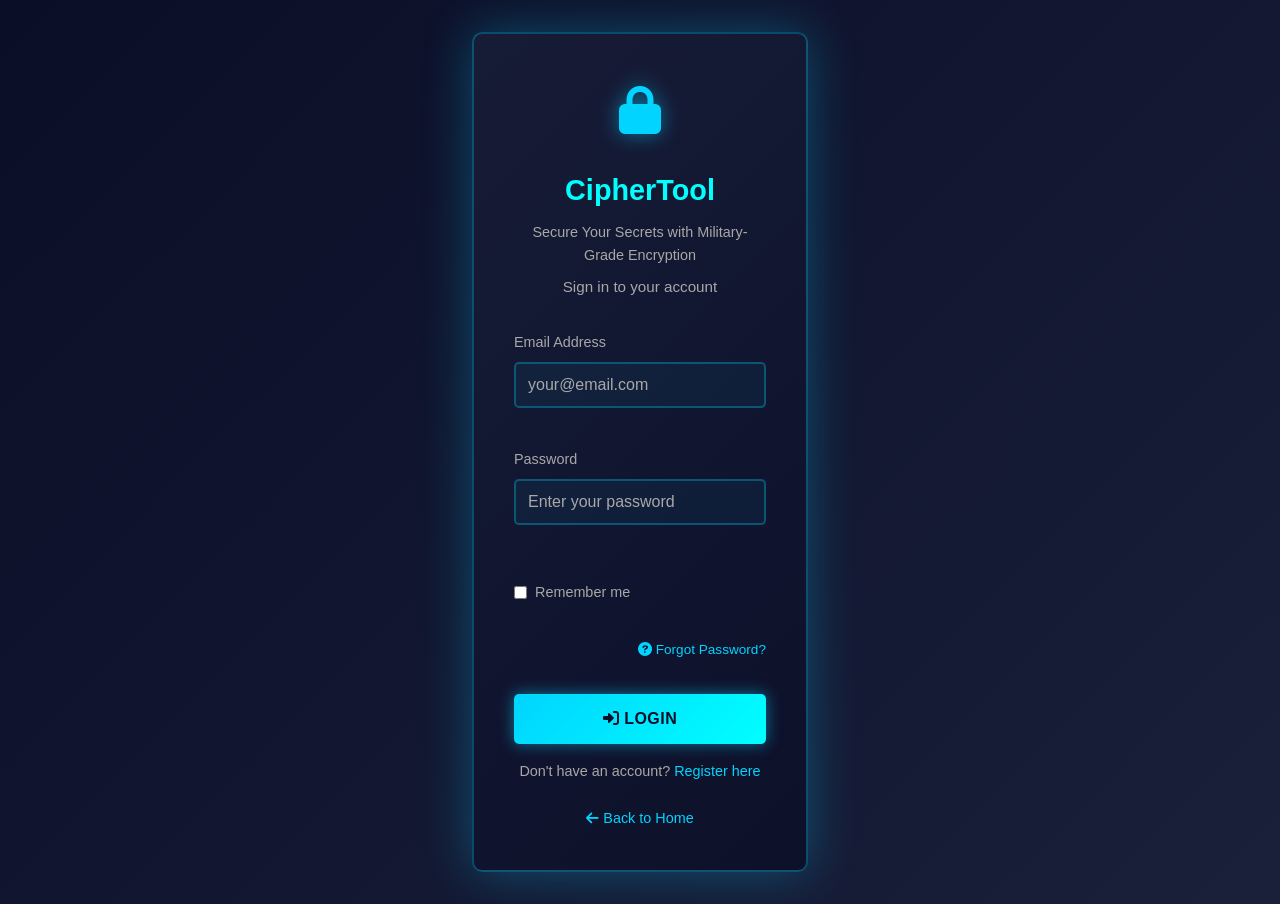
<file: frontend/keys.html>
<!DOCTYPE html>
<html lang="en">
<head>
    <meta charset="UTF-8">
    <meta name="viewport" content="width=device-width, initial-scale=1.0">
    <title>Key Management - CipherTool</title>
    <link rel="stylesheet" href="css/style.css">
    <link rel="stylesheet" href="https://cdnjs.cloudflare.com/ajax/libs/font-awesome/6.0.0/css/all.min.css">
</head>
<body>
    <header>
        <div class="header-content">
            <div class="logo" onclick="goHome()" title="Go to Dashboard" style="cursor: pointer;">
                <i class="fas fa-lock logo-icon"></i>
                <span>CipherTool</span>
            </div>
            <nav>
                <button onclick="navigateTo('dashboard')" class="btn btn-secondary">Dashboard</button>
                <button onclick="logout()" class="btn btn-secondary">Logout</button>
            </nav>
        </div>
    </header>

    <main>
        <div class="container">
            <h1 style="color: #00ffff; margin-bottom: 2rem; font-size: 2rem;">
                <i class="fas fa-key"></i> Key Management
            </h1>

            
            <div class="card">
                <h2 style="color: #00ffff; margin-bottom: 1.5rem; font-size: 1.3rem;">
                    <i class="fas fa-plus-circle"></i> Generate New Key
                </h2>

                <form id="generateKeyForm">
                    <div class="form-group">
                        <label for="algorithm">Algorithm</label>
                        <select id="algorithm" required>
                            <option value="">-- Select Algorithm --</option>
                            <option value="caesar">Caesar Cipher</option>
                            <option value="xor">XOR Cipher</option>
                        </select>
                    </div>

                    <div class="form-group">
                        <label for="description">Key Description (Optional)</label>
                        <input type="text" id="description" placeholder="e.g., 'My backup key'">
                    </div>

                    <button type="submit" class="btn btn-primary">
                        <i class="fas fa-random"></i> Generate Key
                    </button>
                </form>
            </div>

            
            <div class="card" style="margin-top: 2rem;">
                <h2 style="color: #00ffff; margin-bottom: 1.5rem; font-size: 1.3rem;">
                    <i class="fas fa-list"></i> Your Keys
                </h2>

                <div id="keysList">
                    <p style="color: #a8a8a8; text-align: center;">Loading keys...</p>
                </div>
            </div>
        </div>
    </main>

    <div id="alertContainer"></div>
    <script src="js/app.js"></script>
    <script>
        if (!isAuthenticated()) window.location.href = 'login.html';

        loadKeys();

        document.getElementById('generateKeyForm').addEventListener('submit', async (e) => {
            e.preventDefault();
            
            const algorithm = document.getElementById('algorithm').value;
            const description = document.getElementById('description').value;

            const key = await generateNewKey(algorithm, description);
            if (key) {
                document.getElementById('generateKeyForm').reset();
                loadKeys();
            }
        });

        async function loadKeys() {
            const keys = await getAllKeys();
            const keysList = document.getElementById('keysList');

            if (!keys || keys.length === 0) {
                keysList.innerHTML = '<p style="color: #a8a8a8; text-align: center;">No keys found. Generate your first key!</p>';
                return;
            }

            let html = '<table><thead><tr><th>Key ID</th><th>Algorithm</th><th>Created</th><th>Description</th><th>Actions</th></tr></thead><tbody>';
            
            keys.forEach(key => {
                html += `
                    <tr>
                        <td><code style="color: #00d4ff;">${key.key_id}</code></td>
                        <td>${key.algorithm}</td>
                        <td>${formatDate(key.created_date)}</td>
                        <td>${key.description || '-'}</td>
                        <td>
                            <button onclick="copyKey('${key.key_id}')" class="btn" style="padding: 0.4rem 0.8rem; font-size: 0.85rem;">Copy</button>
                            <button onclick="deleteKeyConfirm('${key.key_id}')" class="btn btn-danger" style="padding: 0.4rem 0.8rem; font-size: 0.85rem;">Delete</button>
                        </td>
                    </tr>
                `;
            });

            html += '</tbody></table>';
            keysList.innerHTML = html;
        }

        function copyKey(keyId) {
            const keys = getAllKeys();
            const key = keys.find(k => k.key_id === keyId);
            if (key) copyToClipboard(key.key_value);
        }

        async function deleteKeyConfirm(keyId) {
            if (confirm('Are you sure you want to delete this key?')) {
                const success = await deleteKey(keyId);
                if (success) loadKeys();
            }
        }
    </script>
</body>
</html>
</file>
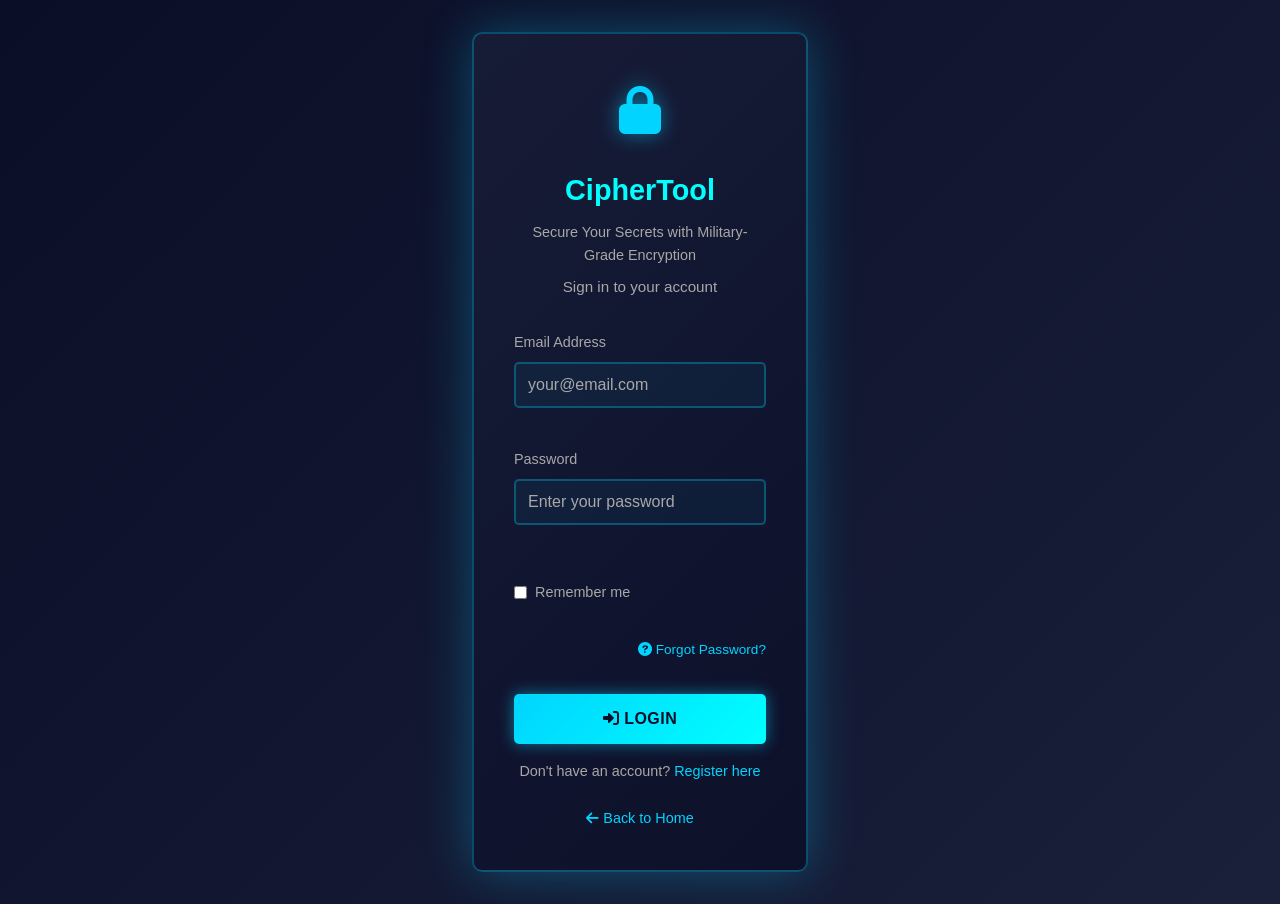
<file: frontend/login.html>
<!DOCTYPE html>
<html lang="en">
<head>
    <meta charset="UTF-8">
    <meta name="viewport" content="width=device-width, initial-scale=1.0">
    <title>Login - CipherTool</title>
    <link rel="stylesheet" href="css/style.css">
    <link rel="stylesheet" href="https://cdnjs.cloudflare.com/ajax/libs/font-awesome/6.0.0/css/all.min.css">
    <style>
        body {
            display: flex;
            align-items: center;
            justify-content: center;
            min-height: 100vh;
        }

        .auth-container {
            width: 100%;
            max-width: 400px;
            padding: 2rem;
        }

        .auth-card {
            background: linear-gradient(135deg, rgba(26, 31, 58, 0.8) 0%, rgba(10, 14, 39, 0.8) 100%);
            border: 2px solid rgba(0, 212, 255, 0.3);
            border-radius: 10px;
            padding: 2.5rem;
            box-shadow: 0 0 50px rgba(0, 212, 255, 0.3);
        }

        .auth-header {
            text-align: center;
            margin-bottom: 2rem;
        }

        .auth-logo {
            font-size: 3rem;
            color: #00d4ff;
            margin-bottom: 1rem;
            text-shadow: 0 0 20px rgba(0, 212, 255, 0.5);
        }

        .auth-title {
            color: #00ffff;
            font-size: 1.8rem;
            font-weight: 700;
            margin-bottom: 0.5rem;
        }

        .auth-subtitle {
            color: #a8a8a8;
            font-size: 0.9rem;
        }

        .auth-card {
            animation: fadeInUp 0.8s ease-out;
        }

        @keyframes fadeInUp {
            from { opacity: 0; transform: translateY(30px); }
            to { opacity: 1; transform: translateY(0); }
        }

        .form-group {
            margin-bottom: 1.5rem;
        }

        .auth-checkbox {
            display: flex;
            align-items: center;
            gap: 0.5rem;
            margin: 1rem 0;
        }

        .auth-checkbox input {
            width: auto;
            cursor: pointer;
        }

        .auth-checkbox label {
            margin: 0;
            cursor: pointer;
            color: #a8a8a8;
            font-size: 0.9rem;
        }

        .auth-button {
            width: 100%;
            padding: 1rem;
            font-size: 1rem;
            margin-bottom: 1rem;
        }

        .auth-footer {
            text-align: center;
            color: #a8a8a8;
            font-size: 0.9rem;
        }

        .auth-footer a {
            color: #00d4ff;
            text-decoration: none;
            transition: all 0.3s ease;
        }

        .auth-footer a:hover {
            color: #00ffff;
            text-shadow: 0 0 10px rgba(0, 212, 255, 0.5);
        }

        .forgot-password {
            text-align: right;
            margin-bottom: 1rem;
        }

        .forgot-password a {
            color: #00d4ff;
            text-decoration: none;
            font-size: 0.85rem;
            transition: all 0.3s ease;
        }

        .forgot-password a:hover {
            color: #00ffff;
        }
    </style>
</head>
<body>
    <div id="alertContainer"></div>

    <div class="auth-container">
        <div class="auth-card animate-slide-in">
            <div class="auth-header">
                <div class="auth-logo">
                    <i class="fas fa-lock"></i>
                </div>
                <h1 class="auth-title">CipherTool</h1>
                <p class="auth-subtitle">Secure Your Secrets with Military-Grade Encryption</p>
                <p style="color: #a8a8a8; font-size: 0.95rem; margin-top: 0.5rem;">Sign in to your account</p>
            </div>

            <form id="loginForm">
                <div class="form-group">
                    <label for="email">Email Address</label>
                    <input type="email" id="email" placeholder="your@email.com" required>
                </div>

                <div class="form-group">
                    <label for="password">Password</label>
                    <input type="password" id="password" placeholder="Enter your password" required>
                </div>

                <div class="auth-checkbox">
                    <input type="checkbox" id="remember" name="remember">
                    <label for="remember">Remember me</label>
                </div>

                <div class="forgot-password">
                    <a href="#"><i class="fas fa-question-circle"></i> Forgot Password?</a>
                </div>

                <button type="submit" class="btn btn-primary auth-button">
                    <i class="fas fa-sign-in-alt"></i> Login
                </button>
            </form>

            <div class="auth-footer">
                Don't have an account? <a href="register.html">Register here</a>
            </div>

            <div class="auth-footer" style="margin-top: 1.5rem;">
                <a href="index.html"><i class="fas fa-arrow-left"></i> Back to Home</a>
            </div>
        </div>
    </div>

    <script src="js/app.js"></script>
    <script>
        document.getElementById('loginForm').addEventListener('submit', async (e) => {
            e.preventDefault();
            const email = document.getElementById('email').value;
            const password = document.getElementById('password').value;

            const success = await login(email, password);
            if (success) {
                setTimeout(() => {
                    window.location.href = 'dashboard.html';
                }, 1500);
            }
        });
    </script>
</body>
</html>
</file>
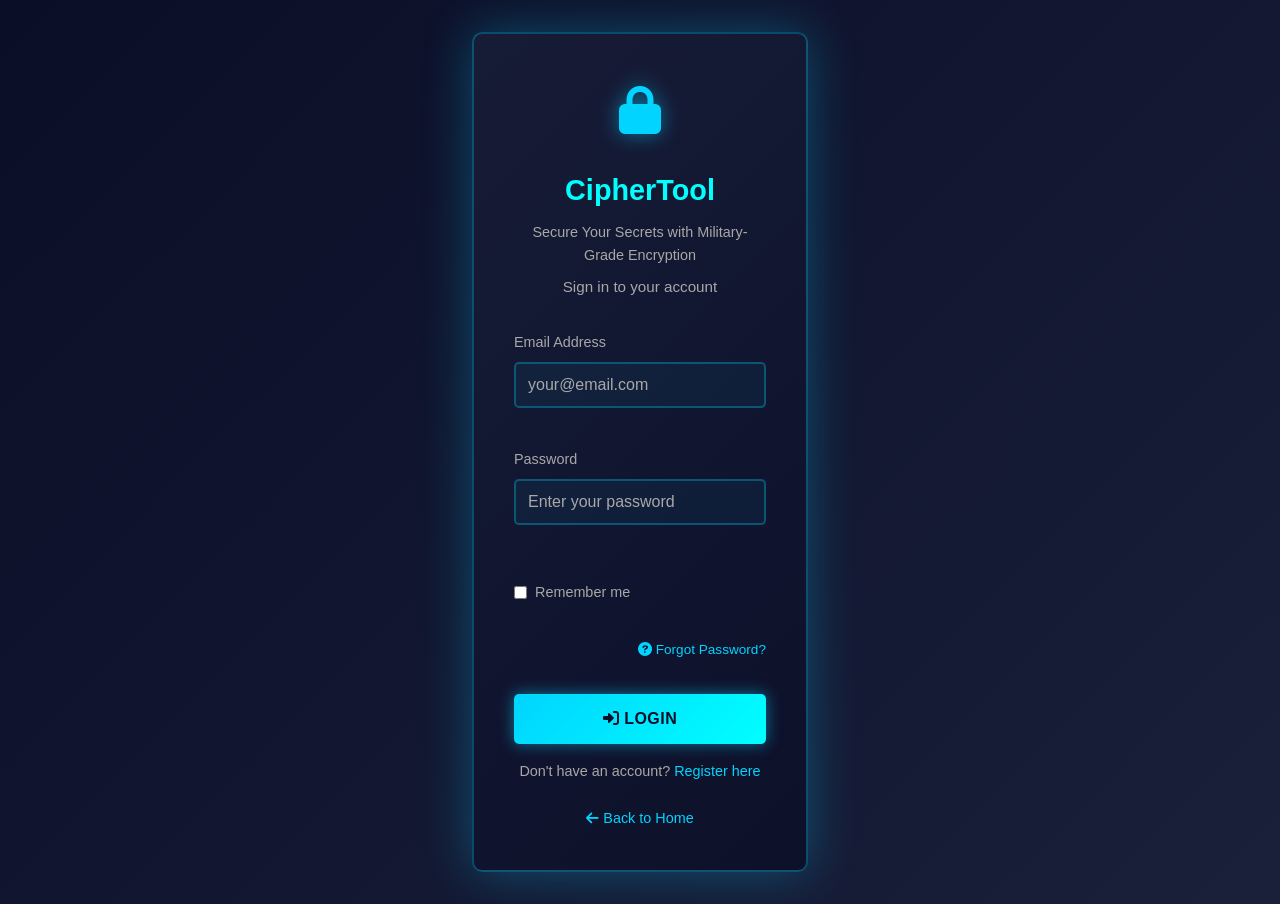
<file: frontend/profile.html>
<!DOCTYPE html>
<html lang="en">
<head>
    <meta charset="UTF-8">
    <meta name="viewport" content="width=device-width, initial-scale=1.0">
    <title>Profile - CipherTool</title>
    <link rel="stylesheet" href="css/style.css">
    <link rel="stylesheet" href="https://cdnjs.cloudflare.com/ajax/libs/font-awesome/6.0.0/css/all.min.css">
</head>
<body>
    <header>
        <div class="header-content">
            <div class="logo" onclick="goHome()" title="Go to Dashboard" style="cursor: pointer;">
                <i class="fas fa-lock logo-icon"></i>
                <span>CipherTool</span>
            </div>
            <nav>
                <button onclick="navigateTo('dashboard')" class="btn btn-secondary">Dashboard</button>
                <button onclick="logout()" class="btn btn-secondary">Logout</button>
            </nav>
        </div>
    </header>

    <main>
        <div class="container" style="max-width: 600px;">
            <h1 style="color: #00ffff; margin-bottom: 2rem; font-size: 2rem;">
                <i class="fas fa-user-circle"></i> User Profile
            </h1>

            
            <div class="card">
                <h2 style="color: #00ffff; margin-bottom: 1.5rem; font-size: 1.3rem;">
                    <i class="fas fa-info-circle"></i> Account Information
                </h2>

                <div style="display: flex; align-items: center; margin-bottom: 2rem;">
                    <div style="font-size: 3rem; color: #00d4ff; margin-right: 1.5rem;">
                        <i class="fas fa-user-circle"></i>
                    </div>
                    <div>
                        <p style="color: #00ffff; font-size: 1.2rem; font-weight: 600;" id="profileUsername">Loading...</p>
                        <p style="color: #a8a8a8;" id="profileEmail">-</p>
                        <p style="color: #a8a8a8; font-size: 0.9rem;" id="profileCreated">-</p>
                    </div>
                </div>

                <div>
                    <h3 style="color: #00d4ff; margin-bottom: 1rem;">Account Stats</h3>
                    <div style="background: rgba(0, 212, 255, 0.05); padding: 1rem; border-radius: 5px;">
                        <p style="color: #a8a8a8; margin: 0.5rem 0;">
                            <strong>Member Since:</strong> <span id="memberSince">-</span>
                        </p>
                        <p style="color: #a8a8a8; margin: 0.5rem 0;">
                            <strong>Last Login:</strong> <span id="lastLogin">-</span>
                        </p>
                        <p style="color: #a8a8a8; margin: 0.5rem 0;">
                            <strong>Total Encryptions:</strong> <span id="totalEncryptions">0</span>
                        </p>
                    </div>
                </div>
            </div>

            
            <div class="card" style="margin-top: 2rem;">
                <h2 style="color: #00ffff; margin-bottom: 1.5rem; font-size: 1.3rem;">
                    <i class="fas fa-lock"></i> Change Password
                </h2>

                <form id="changePasswordForm">
                    <div class="form-group">
                        <label for="oldPassword">Current Password</label>
                        <input type="password" id="oldPassword" placeholder="Enter your current password" required>
                    </div>

                    <div class="form-group">
                        <label for="newPassword">New Password</label>
                        <input type="password" id="newPassword" placeholder="Enter new password (min 6 characters)" required>
                    </div>

                    <div class="form-group">
                        <label for="confirmNewPassword">Confirm New Password</label>
                        <input type="password" id="confirmNewPassword" placeholder="Confirm new password" required>
                    </div>

                    <button type="submit" class="btn btn-primary">
                        <i class="fas fa-check"></i> Update Password
                    </button>
                </form>
            </div>

            
            <div class="card" style="margin-top: 2rem;">
                <h2 style="color: #00ffff; margin-bottom: 1.5rem; font-size: 1.3rem;">
                    <i class="fas fa-shield-alt"></i> Security Settings
                </h2>

                <div style="display: flex; flex-direction: column; gap: 1rem;">
                    <div style="background: rgba(0, 212, 255, 0.05); padding: 1rem; border-radius: 5px; border-left: 3px solid #00d4ff;">
                        <p style="color: #00ffff; font-weight: 600; margin-bottom: 0.5rem;">
                            <i class="fas fa-check-circle"></i> Two-Factor Authentication
                        </p>
                        <p style="color: #a8a8a8; font-size: 0.9rem; margin-bottom: 0.5rem;">
                            Enable two-factor authentication for enhanced security
                        </p>
                        <button onclick="showAlert('2FA Coming Soon!', 'info')" class="btn btn-secondary">
                            Enable 2FA
                        </button>
                    </div>

                    <div style="background: rgba(0, 212, 255, 0.05); padding: 1rem; border-radius: 5px; border-left: 3px solid #00d4ff;">
                        <p style="color: #00ffff; font-weight: 600; margin-bottom: 0.5rem;">
                            <i class="fas fa-sign-out-alt"></i> Active Sessions
                        </p>
                        <p style="color: #a8a8a8; font-size: 0.9rem; margin-bottom: 0.5rem;">
                            You have 1 active session. Logout from all other devices.
                        </p>
                        <button onclick="logoutAllDevices()" class="btn btn-danger">
                            Logout All Devices
                        </button>
                    </div>
                </div>
            </div>

            
            <div class="card" style="margin-top: 2rem; border-color: #ff006e; border-color: rgba(255, 0, 110, 0.5);">
                <h2 style="color: #ff006e; margin-bottom: 1.5rem; font-size: 1.3rem;">
                    <i class="fas fa-exclamation-triangle"></i> Danger Zone
                </h2>

                <button onclick="confirmDeleteAccount()" class="btn btn-danger" style="width: 100%;">
                    <i class="fas fa-trash"></i> Delete Account
                </button>
                <p style="color: #a8a8a8; font-size: 0.85rem; margin-top: 0.5rem;">
                    This action cannot be undone. All your data will be permanently deleted.
                </p>
            </div>
        </div>
    </main>

    <div id="alertContainer"></div>
    <script src="js/app.js"></script>
    <script>
        if (!isAuthenticated()) window.location.href = 'login.html';

        async function loadProfile() {
            const user = await getUserProfile();
            if (user) {
                document.getElementById('profileUsername').textContent = user.username || currentUser.username;
                document.getElementById('profileEmail').textContent = user.email || currentUser.email;
                document.getElementById('profileCreated').textContent = `Joined on ${formatDate(user.created_date)}`;
                document.getElementById('memberSince').textContent = formatDate(user.created_date);
                document.getElementById('lastLogin').textContent = user.last_login ? formatDate(user.last_login) : 'This session';
                
                // Load file statistics
                const fileStats = getFileStats();
                document.getElementById('totalEncryptions').textContent = fileStats.encrypted || 0;
            }
        }

        document.getElementById('changePasswordForm').addEventListener('submit', async (e) => {
            e.preventDefault();
            
            const oldPassword = document.getElementById('oldPassword').value;
            const newPassword = document.getElementById('newPassword').value;
            const confirmNewPassword = document.getElementById('confirmNewPassword').value;

            if (newPassword !== confirmNewPassword) {
                showAlert('Passwords do not match', 'error');
                return;
            }

            const success = await changePassword(oldPassword, newPassword);
            if (success) {
                document.getElementById('changePasswordForm').reset();
            }
        });

        function logoutAllDevices() {
            if (confirm('Are you sure you want to logout from all devices?')) {
                logout();
            }
        }

        function confirmDeleteAccount() {
            if (!confirm('Are you absolutely sure? This action cannot be undone!')) {
                return;
            }
            const confirmed = prompt('Type DELETE to confirm account deletion');
            if (confirmed === 'DELETE') {
                deleteAccount();
            } else {
                showAlert('Account deletion canceled.', 'info');
            }
        }

        loadProfile();
    </script>
</body>
</html>
</file>
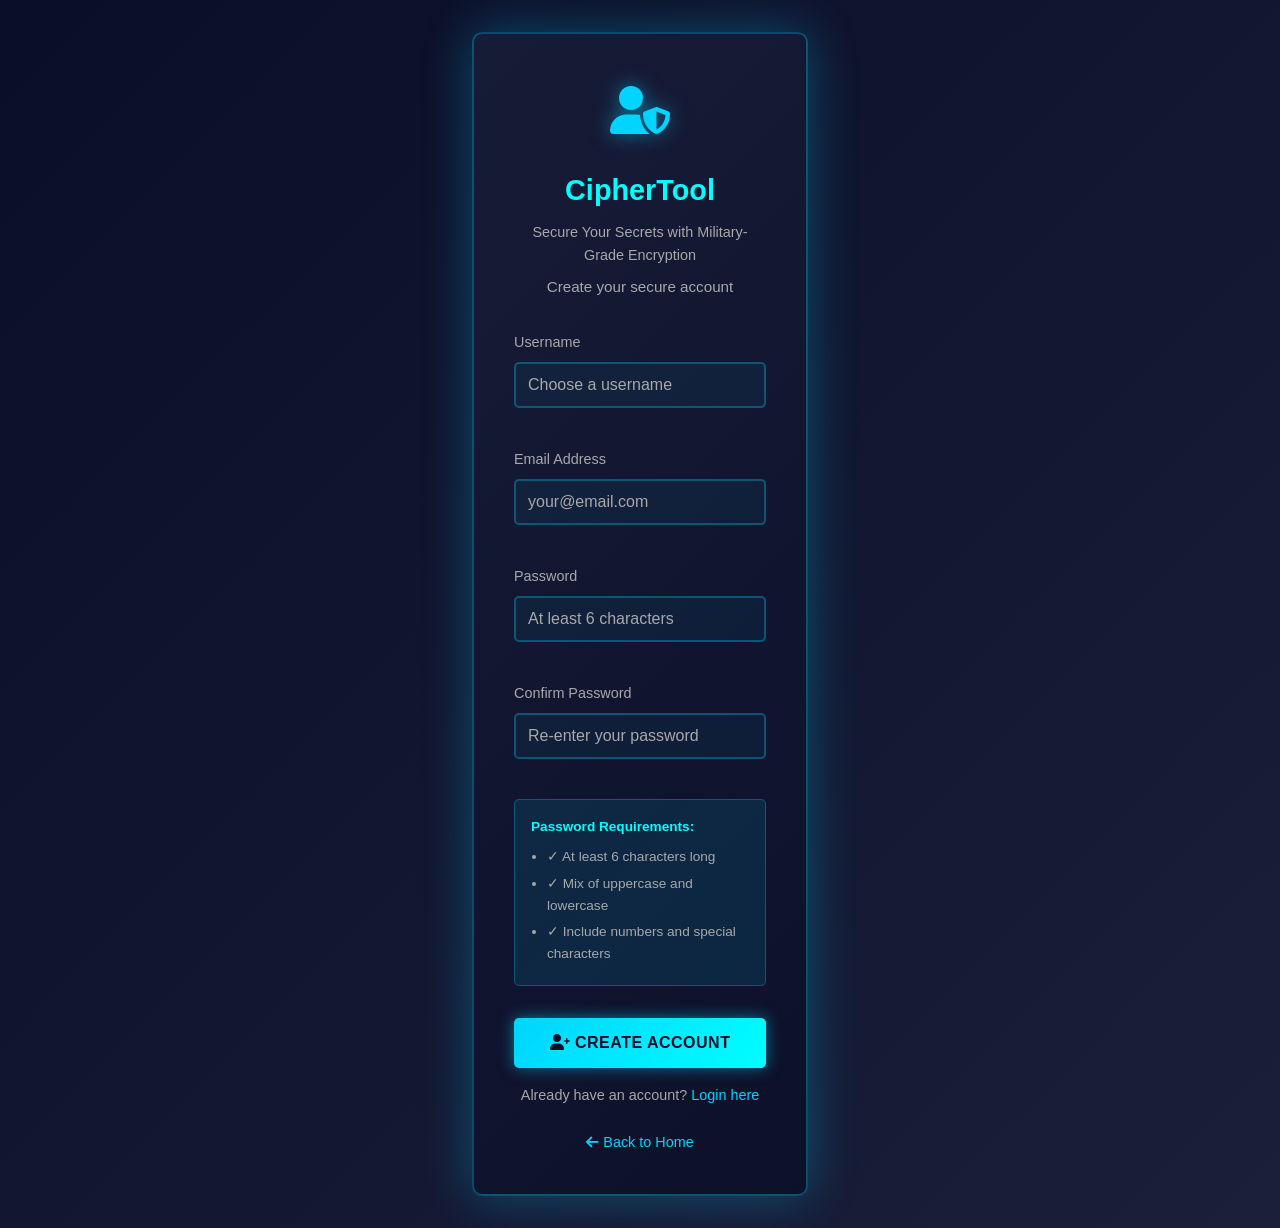
<file: frontend/register.html>
<!DOCTYPE html>
<html lang="en">
<head>
    <meta charset="UTF-8">
    <meta name="viewport" content="width=device-width, initial-scale=1.0">
    <title>Register - CipherTool</title>
    <link rel="stylesheet" href="css/style.css">
    <link rel="stylesheet" href="https://cdnjs.cloudflare.com/ajax/libs/font-awesome/6.0.0/css/all.min.css">
    <style>
        body {
            display: flex;
            align-items: center;
            justify-content: center;
            min-height: 100vh;
        }

        .auth-container {
            width: 100%;
            max-width: 400px;
            padding: 2rem;
        }

        .auth-card {
            background: linear-gradient(135deg, rgba(26, 31, 58, 0.8) 0%, rgba(10, 14, 39, 0.8) 100%);
            border: 2px solid rgba(0, 212, 255, 0.3);
            border-radius: 10px;
            padding: 2.5rem;
            box-shadow: 0 0 50px rgba(0, 212, 255, 0.3);
            animation: fadeInUp 0.8s ease-out;
        }

        @keyframes fadeInUp {
            from { opacity: 0; transform: translateY(30px); }
            to { opacity: 1; transform: translateY(0); }
        }

        .auth-header {
            text-align: center;
            margin-bottom: 2rem;
        }

        .auth-logo {
            font-size: 3rem;
            color: #00d4ff;
            margin-bottom: 1rem;
            text-shadow: 0 0 20px rgba(0, 212, 255, 0.5);
        }

        .auth-title {
            color: #00ffff;
            font-size: 1.8rem;
            font-weight: 700;
            margin-bottom: 0.5rem;
        }

        .auth-subtitle {
            color: #a8a8a8;
            font-size: 0.9rem;
        }

        .form-group {
            margin-bottom: 1.5rem;
        }

        .auth-button {
            width: 100%;
            padding: 1rem;
            font-size: 1rem;
            margin-bottom: 1rem;
        }

        .auth-footer {
            text-align: center;
            color: #a8a8a8;
            font-size: 0.9rem;
        }

        .auth-footer a {
            color: #00d4ff;
            text-decoration: none;
            transition: all 0.3s ease;
        }

        .auth-footer a:hover {
            color: #00ffff;
            text-shadow: 0 0 10px rgba(0, 212, 255, 0.5);
        }

        .password-requirements {
            background: rgba(0, 212, 255, 0.1);
            border: 1px solid rgba(0, 212, 255, 0.3);
            border-radius: 5px;
            padding: 1rem;
            margin-bottom: 1rem;
            font-size: 0.85rem;
            color: #a8a8a8;
        }

        .password-requirements li {
            margin: 0.3rem 0;
        }
    </style>
</head>
<body>
    <div id="alertContainer"></div>

    <div class="auth-container">
        <div class="auth-card animate-slide-in">
            <div class="auth-header">
                <div class="auth-logo">
                    <i class="fas fa-user-shield"></i>
                </div>
                <h1 class="auth-title">CipherTool</h1>
                <p class="auth-subtitle">Secure Your Secrets with Military-Grade Encryption</p>
                <p style="color: #a8a8a8; font-size: 0.95rem; margin-top: 0.5rem;">Create your secure account</p>
            </div>

            <form id="registerForm">
                <div class="form-group">
                    <label for="username">Username</label>
                    <input type="text" id="username" placeholder="Choose a username" required>
                </div>

                <div class="form-group">
                    <label for="email">Email Address</label>
                    <input type="email" id="email" placeholder="your@email.com" required>
                </div>

                <div class="form-group">
                    <label for="password">Password</label>
                    <input type="password" id="password" placeholder="At least 6 characters" required>
                </div>

                <div class="form-group">
                    <label for="confirmPassword">Confirm Password</label>
                    <input type="password" id="confirmPassword" placeholder="Re-enter your password" required>
                </div>

                <div class="password-requirements">
                    <strong style="color: #00ffff;">Password Requirements:</strong>
                    <ul style="margin-left: 1rem; margin-top: 0.5rem;">
                        <li>✓ At least 6 characters long</li>
                        <li>✓ Mix of uppercase and lowercase</li>
                        <li>✓ Include numbers and special characters</li>
                    </ul>
                </div>

                <button type="submit" class="btn btn-primary auth-button">
                    <i class="fas fa-user-plus"></i> Create Account
                </button>
            </form>

            <div class="auth-footer">
                Already have an account? <a href="login.html">Login here</a>
            </div>

            <div class="auth-footer" style="margin-top: 1.5rem;">
                <a href="index.html"><i class="fas fa-arrow-left"></i> Back to Home</a>
            </div>
        </div>
    </div>

    <script src="js/app.js"></script>
    <script>
        document.getElementById('registerForm').addEventListener('submit', async (e) => {
            e.preventDefault();
            const username = document.getElementById('username').value;
            const email = document.getElementById('email').value;
            const password = document.getElementById('password').value;
            const confirmPassword = document.getElementById('confirmPassword').value;

            const success = await register(username, email, password, confirmPassword);
            if (success) {
                setTimeout(() => {
                    window.location.href = 'dashboard.html';
                }, 1500);
            }
        });
    </script>
</body>
</html>
</file>
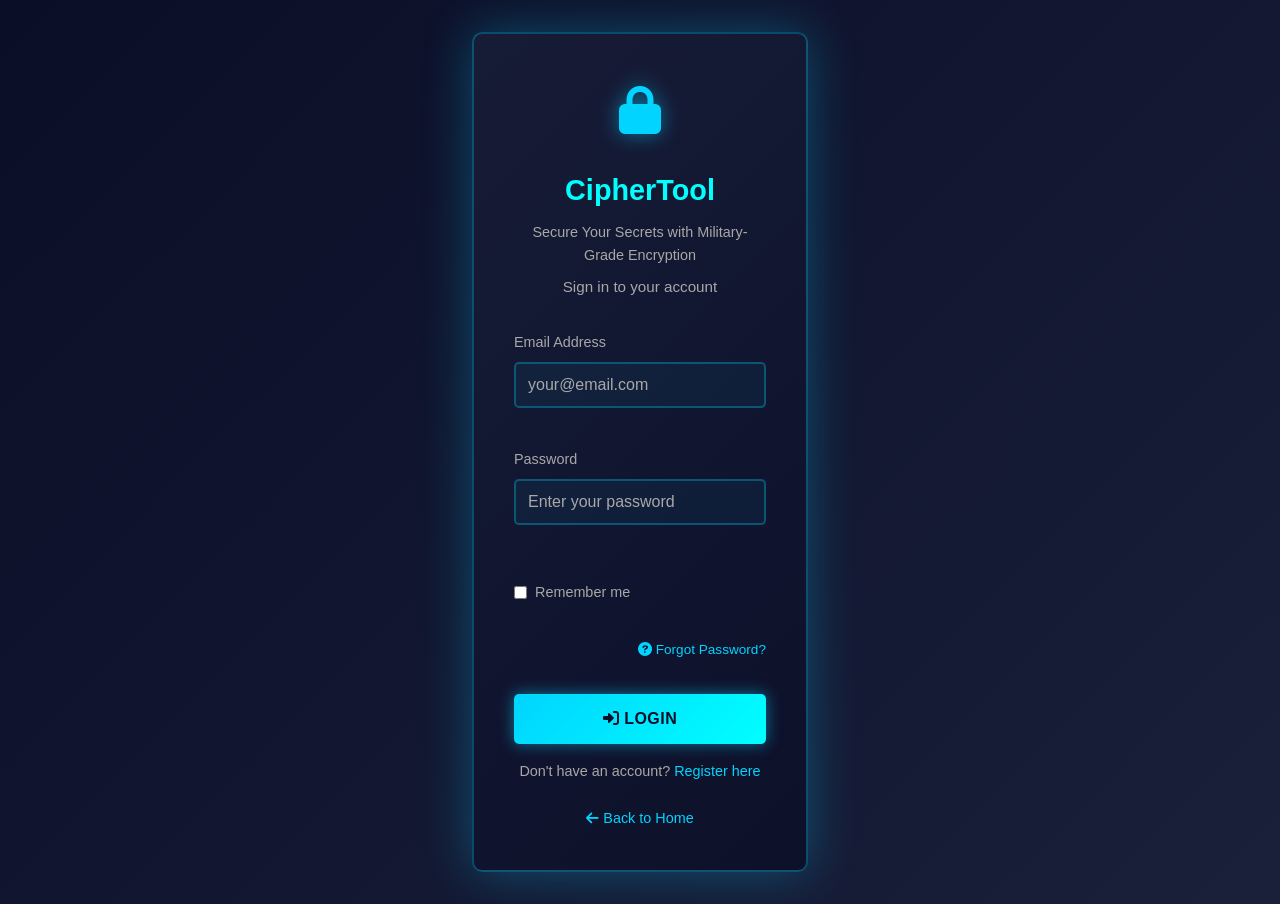
<file: frontend/reports.html>
<!DOCTYPE html>
<html lang="en">
<head>
    <meta charset="UTF-8">
    <meta name="viewport" content="width=device-width, initial-scale=1.0">
    <title>Reports - CipherTool</title>
    <link rel="stylesheet" href="css/style.css">
    <link rel="stylesheet" href="https://cdnjs.cloudflare.com/ajax/libs/font-awesome/6.0.0/css/all.min.css">
</head>
<body>
    <header>
        <div class="header-content">
            <div class="logo" onclick="goHome()" title="Go to Dashboard" style="cursor: pointer;">
                <i class="fas fa-lock logo-icon"></i>
                <span>CipherTool</span>
            </div>
            <nav>
                <button onclick="navigateTo('dashboard')" class="btn btn-secondary">Dashboard</button>
                <button onclick="logout()" class="btn btn-secondary">Logout</button>
            </nav>
        </div>
    </header>

    <main>
        <div class="container">
            <h1 style="color: #00ffff; margin-bottom: 2rem; font-size: 2rem;">
                <i class="fas fa-chart-bar"></i> Encryption Reports
            </h1>

            
            <div class="card">
                <h2 style="color: #00ffff; margin-bottom: 1.5rem; font-size: 1.3rem;">
                    <i class="fas fa-filter"></i> Filter Options
                </h2>

                <div style="display: grid; grid-template-columns: repeat(auto-fit, minmax(200px, 1fr)); gap: 1rem;">
                    <div class="form-group">
                        <label for="filterAlgorithm">Algorithm</label>
                        <select id="filterAlgorithm">
                            <option value="">-- All Algorithms --</option>
                            <option value="caesar">Caesar Cipher</option>
                            <option value="xor">XOR Cipher</option>
                        </select>
                    </div>

                    <div class="form-group">
                        <label for="filterOperation">Operation</label>
                        <select id="filterOperation">
                            <option value="">-- All Operations --</option>
                            <option value="encrypt">Encryption</option>
                            <option value="decrypt">Decryption</option>
                        </select>
                    </div>

                    <div class="form-group">
                        <label for="filterDate">Date Range</label>
                        <input type="date" id="filterDate">
                    </div>

                    <div style="display: flex; align-items: flex-end; gap: 1rem;">
                        <button onclick="applyFilters()" class="btn btn-primary" style="flex: 1;">
                            <i class="fas fa-search"></i> Apply Filter
                        </button>
                        <button onclick="resetFilters()" class="btn btn-secondary" style="flex: 1;">
                            <i class="fas fa-redo"></i> Reset
                        </button>
                    </div>
                </div>
            </div>

            
            <div style="display: grid; grid-template-columns: repeat(auto-fit, minmax(200px, 1fr)); gap: 1rem; margin: 2rem 0;">
                <div class="card" style="text-align: center;">
                    <div style="font-size: 2.5rem; color: #00d4ff; margin-bottom: 0.5rem;">
                        <i class="fas fa-lock"></i>
                    </div>
                    <div style="color: #a8a8a8; font-size: 0.9rem;">Total Encryptions</div>
                    <div id="totalEncryptions" style="color: #00ffff; font-size: 2rem; font-weight: bold;">0</div>
                </div>

                <div class="card" style="text-align: center;">
                    <div style="font-size: 2.5rem; color: #00d4ff; margin-bottom: 0.5rem;">
                        <i class="fas fa-unlock"></i>
                    </div>
                    <div style="color: #a8a8a8; font-size: 0.9rem;">Total Decryptions</div>
                    <div id="totalDecryptions" style="color: #00ffff; font-size: 2rem; font-weight: bold;">0</div>
                </div>

                <div class="card" style="text-align: center;">
                    <div style="font-size: 2.5rem; color: #00d4ff; margin-bottom: 0.5rem;">
                        <i class="fas fa-check-circle"></i>
                    </div>
                    <div style="color: #a8a8a8; font-size: 0.9rem;">Success Rate</div>
                    <div id="successRate" style="color: #00ffff; font-size: 2rem; font-weight: bold;">100%</div>
                </div>

                <div class="card" style="text-align: center;">
                    <div style="font-size: 2.5rem; color: #00d4ff; margin-bottom: 0.5rem;">
                        <i class="fas fa-file"></i>
                    </div>
                    <div style="color: #a8a8a8; font-size: 0.9rem;">Files Processed</div>
                    <div id="filesProcessed" style="color: #00ffff; font-size: 2rem; font-weight: bold;">0</div>
                </div>
            </div>

            
            <div class="card">
                <h2 style="color: #00ffff; margin-bottom: 1.5rem; font-size: 1.3rem;">
                    <i class="fas fa-history"></i> Encryption History
                </h2>

                <div id="historyTable">
                    <p style="color: #a8a8a8; text-align: center;">Loading history...</p>
                </div>

                <div style="display: flex; gap: 1rem; margin-top: 1.5rem;">
                    <button onclick="exportReportPDF()" class="btn btn-primary" style="flex: 1;">
                        <i class="fas fa-file-pdf"></i> Export as PDF
                    </button>
                    <button onclick="exportReportCSV()" class="btn btn-secondary" style="flex: 1;">
                        <i class="fas fa-file-csv"></i> Export as CSV
                    </button>
                </div>
            </div>

            
            <div class="card" style="margin-top: 2rem;">
                <h2 style="color: #00ffff; margin-bottom: 1.5rem; font-size: 1.3rem;">
                    <i class="fas fa-pie-chart"></i> Algorithm Usage
                </h2>

                <div style="display: grid; grid-template-columns: repeat(auto-fit, minmax(150px, 1fr)); gap: 1rem;">
                    <div style="background: rgba(0, 212, 255, 0.1); padding: 1.5rem; border-radius: 5px; text-align: center; border-left: 3px solid #00d4ff;">
                        <div style="color: #00ffff; font-size: 1.5rem; font-weight: bold; margin-bottom: 0.5rem;" id="caesarCount">0</div>
                        <div style="color: #a8a8a8; font-size: 0.9rem;">Caesar Cipher</div>
                    </div>

                    <div style="background: rgba(0, 212, 255, 0.1); padding: 1.5rem; border-radius: 5px; text-align: center; border-left: 3px solid #00d4ff;">
                        <div style="color: #00ffff; font-size: 1.5rem; font-weight: bold; margin-bottom: 0.5rem;" id="xorCount">0</div>
                        <div style="color: #a8a8a8; font-size: 0.9rem;">XOR Cipher</div>
                    </div>
                </div>
            </div>
        </div>
    </main>

    <div id="alertContainer"></div>
    <script src="js/app.js"></script>
    <script>
        if (!isAuthenticated()) window.location.href = 'login.html';

        function loadReports() {
            const files = getAllUserFiles();
            
            // Calculate statistics
            const encryptions = files.filter(f => f.type === 'encrypted').length;
            const decryptions = files.filter(f => f.type === 'decrypted').length;
            const total = files.length;
            const successful = files.length; // All tracked files are successful

            document.getElementById('totalEncryptions').textContent = encryptions;
            document.getElementById('totalDecryptions').textContent = decryptions;
            document.getElementById('successRate').textContent = total > 0 ? '100%' : '0%';
            document.getElementById('filesProcessed').textContent = total;

            // Algorithm usage
            const caesarCount = files.filter(f => f.algorithm === 'caesar').length;
            const xorCount = files.filter(f => f.algorithm === 'xor').length;
            document.getElementById('caesarCount').textContent = caesarCount;
            document.getElementById('xorCount').textContent = xorCount;

            // Build history table
            let html = '';
            if (files.length === 0) {
                html = '<p style="color: #a8a8a8; text-align: center;">No encryption history yet. Start encrypting files!</p>';
            } else {
                html = '<table><thead><tr><th>Date & Time</th><th>Filename</th><th>Algorithm</th><th>Operation</th><th>Status</th></tr></thead><tbody>';
                
                files.forEach(item => {
                    const algoDisplay = item.algorithm === 'caesar' ? '🔄 Caesar Cipher' : item.algorithm === 'xor' ? '⚙️ XOR Cipher' : '-';
                    const operationDisplay = item.type === 'encrypted' ? '🔒 Encryption' : '🔓 Decryption';
                    html += `
                        <tr>
                            <td>${formatDate(item.timestamp)}</td>
                            <td>${item.filename || '-'}</td>
                            <td>${algoDisplay}</td>
                            <td>${operationDisplay}</td>
                            <td><span style="color: var(--success); font-weight: 600;">● SUCCESS</span></td>
                        </tr>
                    `;
                });

                html += '</tbody></table>';
            }
            document.getElementById('historyTable').innerHTML = html;
        }

        function applyFilters() {
            showAlert('Filters applied', 'info');
            loadReports();
        }

        function resetFilters() {
            document.getElementById('filterAlgorithm').value = '';
            document.getElementById('filterOperation').value = '';
            document.getElementById('filterDate').value = '';
            loadReports();
        }

        function exportReportPDF() {
            showAlert('PDF export feature coming soon', 'info');
        }

        function exportReportCSV() {
            const files = getAllUserFiles();
            if (files.length === 0) {
                showAlert('No data to export', 'error');
                return;
            }
            
            const csvData = files.map(f => ({
                date: formatDate(f.timestamp),
                filename: f.filename || '-',
                algorithm: f.algorithm || '-',
                operation: f.type === 'encrypted' ? 'Encryption' : 'Decryption',
                status: 'Success'
            }));
            
            exportToCSV(csvData, 'encryption_report.csv');
        }

        loadReports();
    </script>
</body>
</html>
</file>
<file: frontend/css/style.css>
@keyframes fadeInDown {
    from {
        opacity: 0;
        transform: translateY(-30px);
    }
    to {
        opacity: 1;
        transform: translateY(0);
    }
}

@keyframes fadeInUp {
    from {
        opacity: 0;
        transform: translateY(30px);
    }
    to {
        opacity: 1;
        transform: translateY(0);
    }
}

@keyframes slideInLeft {
    from {
        opacity: 0;
        transform: translateX(-30px);
    }
    to {
        opacity: 1;
        transform: translateX(0);
    }
}

@keyframes glowPulse {
    0% { box-shadow: 0 0 20px rgba(0, 212, 255, 0.3); }
    50% { box-shadow: 0 0 40px rgba(0, 212, 255, 0.6); }
    100% { box-shadow: 0 0 20px rgba(0, 212, 255, 0.3); }
}

@keyframes shimmer {
    0% { background-position: -1000px 0; }
    100% { background-position: 1000px 0; }
}

@keyframes rotate {
    from { transform: rotate(0deg); }
    to { transform: rotate(360deg); }
}

:root {
    --primary-dark: #0a0e27;
    --secondary-dark: #1a1f3a;
    --accent-blue: #00d4ff;
    --accent-neon: #00ffff;
    --danger: #ff006e;
    --success: #00ff00;
    --warning: #ffa500;
    --text-primary: #ffffff;
    --text-secondary: #a8a8a8;
    --border-color: #00d4ff;
    --shadow: 0 0 20px rgba(0, 212, 255, 0.3);
}

* {
    margin: 0;
    padding: 0;
    box-sizing: border-box;
}

body {
    font-family: 'Segoe UI', Tahoma, Geneva, Verdana, sans-serif;
    background: linear-gradient(135deg, var(--primary-dark) 0%, var(--secondary-dark) 100%);
    color: var(--text-primary);
    line-height: 1.6;
    overflow-x: hidden;
    animation: fadeInDown 0.6s ease-out;
}


header {
    background: linear-gradient(90deg, rgba(10, 14, 39, 0.95) 0%, rgba(26, 31, 58, 0.95) 100%);
    border-bottom: 2px solid var(--accent-blue);
    padding: 1rem 2rem;
    position: sticky;
    top: 0;
    z-index: 1000;
    box-shadow: var(--shadow);
}

.header-content {
    display: flex;
    justify-content: space-between;
    align-items: center;
    max-width: 1400px;
    margin: 0 auto;
}

.logo {
    display: flex;
    align-items: center;
    gap: 0.5rem;
    font-size: 1.5rem;
    font-weight: bold;
    color: var(--accent-neon);
    text-shadow: 0 0 10px var(--accent-blue);
    cursor: pointer;
    transition: all 0.3s ease;
    padding: 0.5rem 1rem;
    border-radius: 5px;
}

.logo:hover {
    transform: scale(1.05);
    box-shadow: 0 0 20px rgba(0, 255, 255, 0.5);
}

.logo-icon {
    font-size: 2rem;
    animation: glowPulse 2s ease-in-out infinite;
}

nav {
    display: flex;
    gap: 2rem;
    align-items: center;
}

nav a, nav button {
    color: var(--text-secondary);
    text-decoration: none;
    transition: all 0.3s ease;
    font-size: 0.95rem;
    border: none;
    background: none;
    cursor: pointer;
    padding: 0.5rem 1rem;
}

nav a:hover, nav button:hover {
    color: var(--accent-neon);
    text-shadow: 0 0 10px var(--accent-blue);
}


.sidebar {
    position: fixed;
    left: 0;
    top: 60px;
    width: 250px;
    height: calc(100vh - 60px);
    background: linear-gradient(180deg, rgba(26, 31, 58, 0.98) 0%, rgba(10, 14, 39, 0.98) 100%);
    border-right: 2px solid var(--accent-blue);
    overflow-y: auto;
    box-shadow: var(--shadow);
    display: none;
}

.sidebar.active {
    display: block;
}

.sidebar-nav {
    list-style: none;
    padding: 1rem 0;
}

.sidebar-nav li {
    border-bottom: 1px solid rgba(0, 212, 255, 0.1);
}

.sidebar-nav a {
    display: flex;
    align-items: center;
    gap: 1rem;
    padding: 1rem 1.5rem;
    color: var(--text-secondary);
    text-decoration: none;
    transition: all 0.3s ease;
}

.sidebar-nav a:hover,
.sidebar-nav a.active {
    background: rgba(0, 212, 255, 0.1);
    color: var(--accent-neon);
    border-left: 3px solid var(--accent-blue);
    padding-left: 1.2rem;
}


main {
    padding: 2rem;
    max-width: 1400px;
    margin: 0 auto;
    min-height: calc(100vh - 60px);
}

.container {
    background: linear-gradient(135deg, rgba(26, 31, 58, 0.6) 0%, rgba(10, 14, 39, 0.6) 100%);
    border: 2px solid rgba(0, 212, 255, 0.3);
    border-radius: 10px;
    padding: 2rem;
    box-shadow: var(--shadow);
}


.card {
    background: linear-gradient(135deg, rgba(26, 31, 58, 0.5) 0%, rgba(10, 14, 39, 0.5) 100%);
    border: 1px solid rgba(0, 212, 255, 0.3);
    border-radius: 8px;
    padding: 1.5rem;
    transition: all 0.4s cubic-bezier(0.4, 0, 0.2, 1);
    margin-bottom: 1rem;
    animation: fadeInUp 0.6s ease-out;
}

.card:hover {
    transform: translateY(-8px);
    box-shadow: 0 0 30px rgba(0, 212, 255, 0.5);
    border-color: var(--accent-neon);
    background: linear-gradient(135deg, rgba(26, 31, 58, 0.8) 0%, rgba(10, 14, 39, 0.8) 100%);
}

.card-title {
    color: var(--accent-neon);
    font-size: 1.2rem;
    font-weight: 600;
    margin-bottom: 0.5rem;
}

.card-value {
    font-size: 2rem;
    font-weight: bold;
    color: var(--accent-blue);
    margin: 0.5rem 0;
}


form {
    display: flex;
    flex-direction: column;
    gap: 1rem;
}

.form-group {
    display: flex;
    flex-direction: column;
}

label {
    color: var(--text-secondary);
    font-size: 0.9rem;
    margin-bottom: 0.5rem;
    font-weight: 500;
}

input, textarea, select {
    padding: 0.75rem;
    background: rgba(0, 212, 255, 0.05);
    border: 2px solid rgba(0, 212, 255, 0.3);
    border-radius: 5px;
    color: var(--text-primary);
    font-family: inherit;
    font-size: 1rem;
    transition: all 0.3s ease;
}

input:focus, textarea:focus, select:focus {
    outline: none;
    border-color: var(--accent-neon);
    box-shadow: 0 0 10px rgba(0, 255, 255, 0.3);
    background: rgba(0, 212, 255, 0.1);
}

input::placeholder {
    color: var(--text-secondary);
}

textarea {
    resize: vertical;
    min-height: 100px;
}


.btn {
    padding: 0.75rem 1.5rem;
    border: none;
    border-radius: 5px;
    font-size: 1rem;
    font-weight: 600;
    cursor: pointer;
    transition: all 0.3s ease;
    text-decoration: none;
    display: inline-block;
    text-align: center;
    text-transform: uppercase;
    letter-spacing: 0.5px;
}

.btn-primary {
    background: linear-gradient(135deg, #00d4ff 0%, #00ffff 100%);
    color: var(--primary-dark);
    box-shadow: 0 0 15px rgba(0, 212, 255, 0.5);
}

.btn-primary:hover {
    transform: translateY(-3px);
    box-shadow: 0 0 25px rgba(0, 212, 255, 0.8);
}

.btn-secondary {
    background: transparent;
    color: var(--accent-blue);
    border: 2px solid var(--accent-blue);
}

.btn-secondary:hover {
    background: rgba(0, 212, 255, 0.1);
    box-shadow: 0 0 15px rgba(0, 212, 255, 0.5);
}

.btn-danger {
    background: linear-gradient(135deg, #ff006e 0%, #ff1493 100%);
    color: white;
}

.btn-danger:hover {
    transform: translateY(-3px);
    box-shadow: 0 0 15px rgba(255, 0, 110, 0.5);
}

.btn-success {
    background: linear-gradient(135deg, #00ff00 0%, #00dd00 100%);
    color: var(--primary-dark);
}

.btn-success:hover {
    transform: translateY(-3px);
    box-shadow: 0 0 15px rgba(0, 255, 0, 0.5);
}

.btn:disabled {
    opacity: 0.5;
    cursor: not-allowed;
}


table {
    width: 100%;
    border-collapse: collapse;
    margin-top: 1rem;
}

th {
    background: rgba(0, 212, 255, 0.1);
    color: var(--accent-neon);
    padding: 1rem;
    text-align: left;
    border-bottom: 2px solid var(--accent-blue);
    font-weight: 600;
}

td {
    padding: 1rem;
    border-bottom: 1px solid rgba(0, 212, 255, 0.2);
}

tr:hover {
    background: rgba(0, 212, 255, 0.05);
}


@keyframes glow {
    0%, 100% { box-shadow: 0 0 20px rgba(0, 212, 255, 0.3); }
    50% { box-shadow: 0 0 40px rgba(0, 212, 255, 0.6); }
}

@keyframes pulse {
    0%, 100% { opacity: 1; }
    50% { opacity: 0.7; }
}

@keyframes slideIn {
    from {
        opacity: 0;
        transform: translateY(20px);
    }
    to {
        opacity: 1;
        transform: translateY(0);
    }
}

.animate-glow {
    animation: glow 2s ease-in-out infinite;
}

.animate-pulse {
    animation: pulse 2s ease-in-out infinite;
}

.animate-slide-in {
    animation: slideIn 0.3s ease-out;
}


.alert {
    padding: 1rem;
    border-radius: 5px;
    margin-bottom: 1rem;
    border-left: 4px solid;
}

.alert-success {
    background: rgba(0, 255, 0, 0.1);
    color: var(--success);
    border-left-color: var(--success);
}

.alert-error {
    background: rgba(255, 0, 110, 0.1);
    color: var(--danger);
    border-left-color: var(--danger);
}

.alert-warning {
    background: rgba(255, 165, 0, 0.1);
    color: var(--warning);
    border-left-color: var(--warning);
}

.alert-info {
    background: rgba(0, 212, 255, 0.1);
    color: var(--accent-blue);
    border-left-color: var(--accent-blue);
}


.modal {
    display: none;
    position: fixed;
    z-index: 2000;
    left: 0;
    top: 0;
    width: 100%;
    height: 100%;
    background: rgba(0, 0, 0, 0.7);
    align-items: center;
    justify-content: center;
}

.modal.active {
    display: flex;
}

.modal-content {
    background: linear-gradient(135deg, #1a1f3a 0%, #0a0e27 100%);
    border: 2px solid var(--accent-blue);
    border-radius: 10px;
    padding: 2rem;
    max-width: 500px;
    width: 90%;
    box-shadow: 0 0 50px rgba(0, 212, 255, 0.5);
    animation: slideIn 0.3s ease-out;
}

.modal-header {
    display: flex;
    justify-content: space-between;
    align-items: center;
    margin-bottom: 1rem;
    border-bottom: 1px solid rgba(0, 212, 255, 0.3);
    padding-bottom: 1rem;
}

.modal-title {
    font-size: 1.5rem;
    color: var(--accent-neon);
}

.modal-close {
    background: none;
    border: none;
    color: var(--text-secondary);
    font-size: 1.5rem;
    cursor: pointer;
    transition: all 0.3s ease;
}

.modal-close:hover {
    color: var(--accent-blue);
    transform: rotate(90deg);
}


.progress-bar {
    width: 100%;
    height: 8px;
    background: rgba(0, 212, 255, 0.2);
    border-radius: 10px;
    overflow: hidden;
    margin: 1rem 0;
}

.progress-bar-fill {
    height: 100%;
    background: linear-gradient(90deg, #00d4ff 0%, #00ffff 100%);
    width: 0%;
    transition: width 0.3s ease;
    box-shadow: 0 0 10px rgba(0, 212, 255, 0.6);
}


@media (max-width: 768px) {
    .sidebar {
        width: 100%;
        height: auto;
        position: relative;
        top: 0;
        border: none;
        border-top: 2px solid var(--accent-blue);
    }

    main {
        padding: 1rem;
    }

    nav {
        gap: 1rem;
    }

    .card-value {
        font-size: 1.5rem;
    }

    .modal-content {
        width: 95%;
        padding: 1rem;
    }
}


.text-center { text-align: center; }
.mt-1 { margin-top: 0.5rem; }
.mt-2 { margin-top: 1rem; }
.mt-3 { margin-top: 1.5rem; }
.mb-1 { margin-bottom: 0.5rem; }
.mb-2 { margin-bottom: 1rem; }
.mb-3 { margin-bottom: 1.5rem; }
.gap-1 { gap: 0.5rem; }
.gap-2 { gap: 1rem; }
.gap-3 { gap: 1.5rem; }
.flex { display: flex; }
.flex-center { display: flex; align-items: center; justify-content: center; }
.flex-between { display: flex; align-items: center; justify-content: space-between; }




input:focus, textarea:focus, select:focus {
    animation: inputGlow 0.4s ease;
}

@keyframes inputGlow {
    0% {
        box-shadow: 0 0 5px rgba(0, 212, 255, 0.2);
    }
    50% {
        box-shadow: 0 0 20px rgba(0, 212, 255, 0.5);
    }
    100% {
        box-shadow: 0 0 10px rgba(0, 255, 255, 0.3);
    }
}


.btn:active {
    transform: scale(0.98);
}


@keyframes spin {
    from { transform: rotate(0deg); }
    to { transform: rotate(360deg); }
}

.spinner {
    display: inline-block;
    width: 20px;
    height: 20px;
    border: 3px solid rgba(0, 212, 255, 0.3);
    border-radius: 50%;
    border-top-color: #00ffff;
    animation: spin 0.8s linear infinite;
}


@keyframes pageSlideIn {
    from {
        opacity: 0;
        transform: translateY(20px);
    }
    to {
        opacity: 1;
        transform: translateY(0);
    }
}

main {
    animation: pageSlideIn 0.5s ease-out;
}


.btn:hover, .card:hover, a:hover {
    transition: all 0.3s cubic-bezier(0.4, 0, 0.2, 1);
}


::-webkit-scrollbar {
    width: 10px;
}

::-webkit-scrollbar-track {
    background: rgba(0, 212, 255, 0.05);
}

::-webkit-scrollbar-thumb {
    background: rgba(0, 212, 255, 0.3);
    border-radius: 5px;
    transition: background 0.3s ease;
}

::-webkit-scrollbar-thumb:hover {
    background: rgba(0, 212, 255, 0.6);
}
</file>
